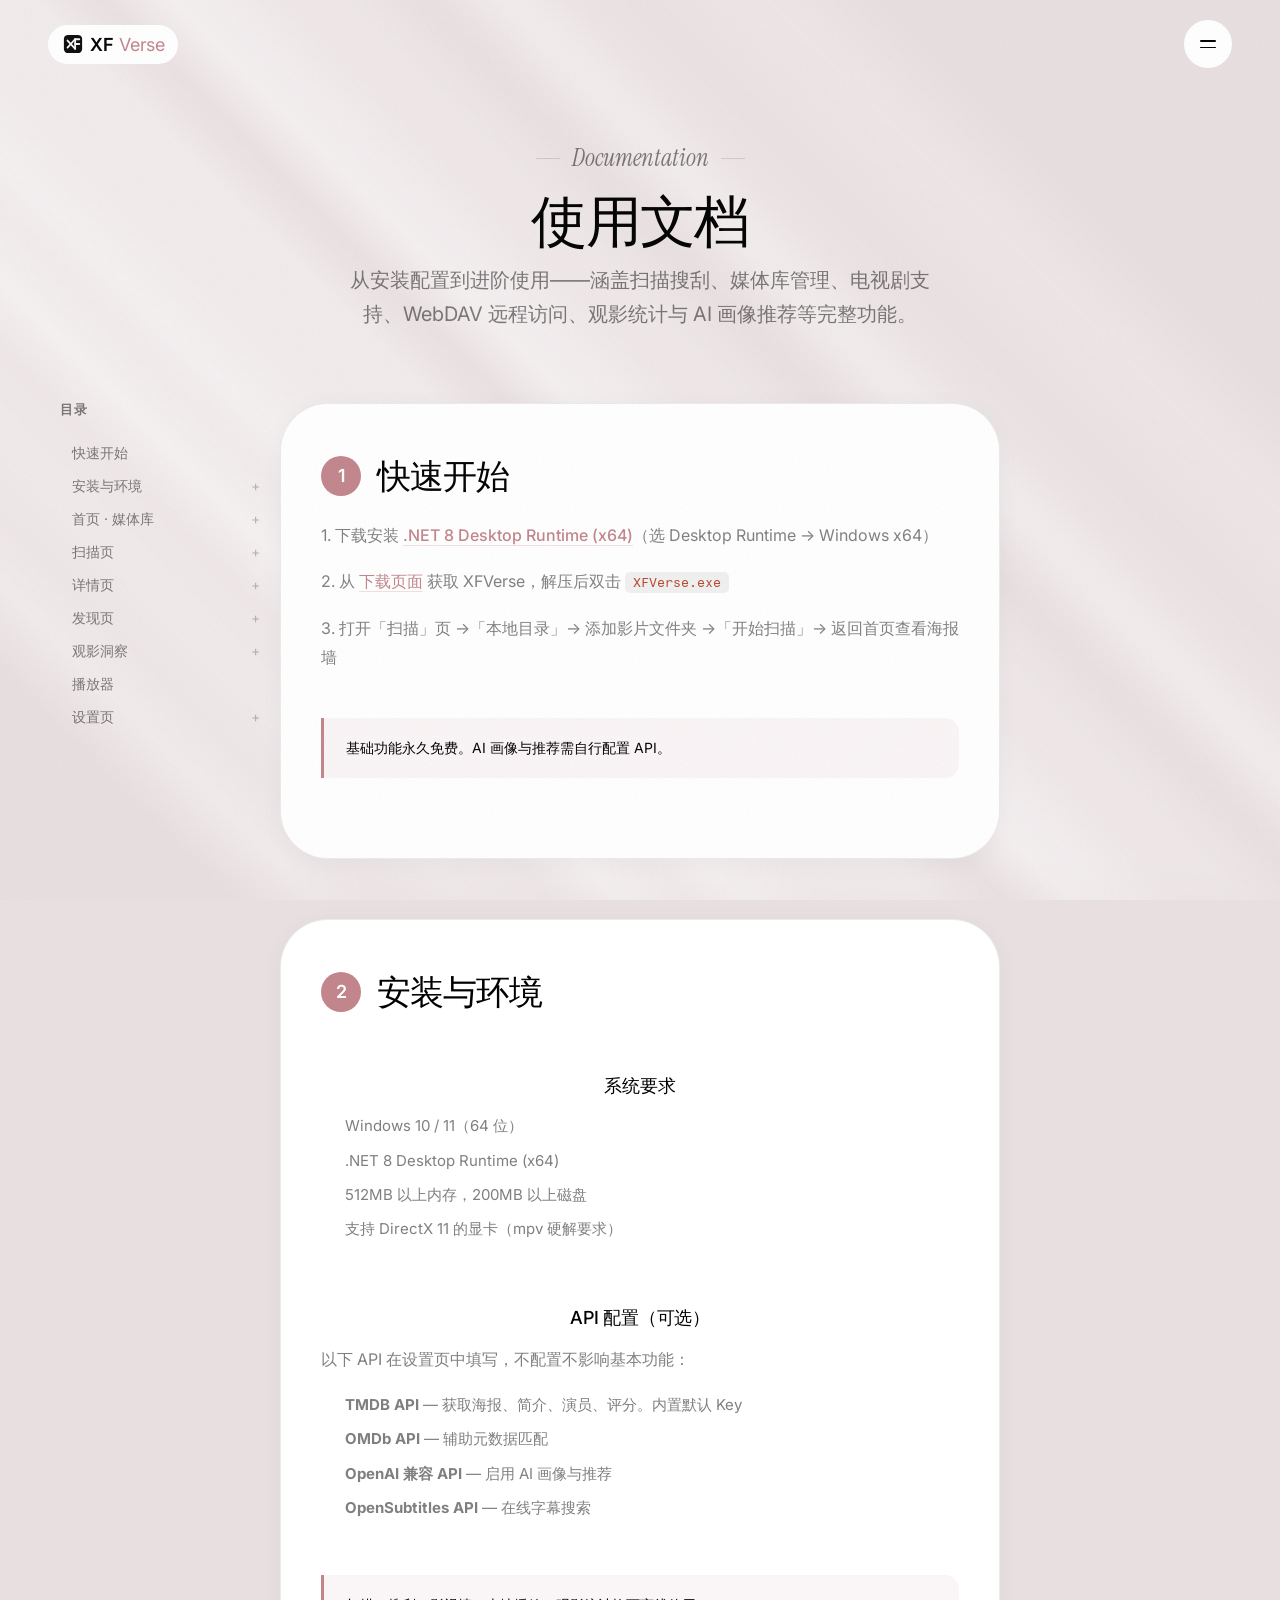
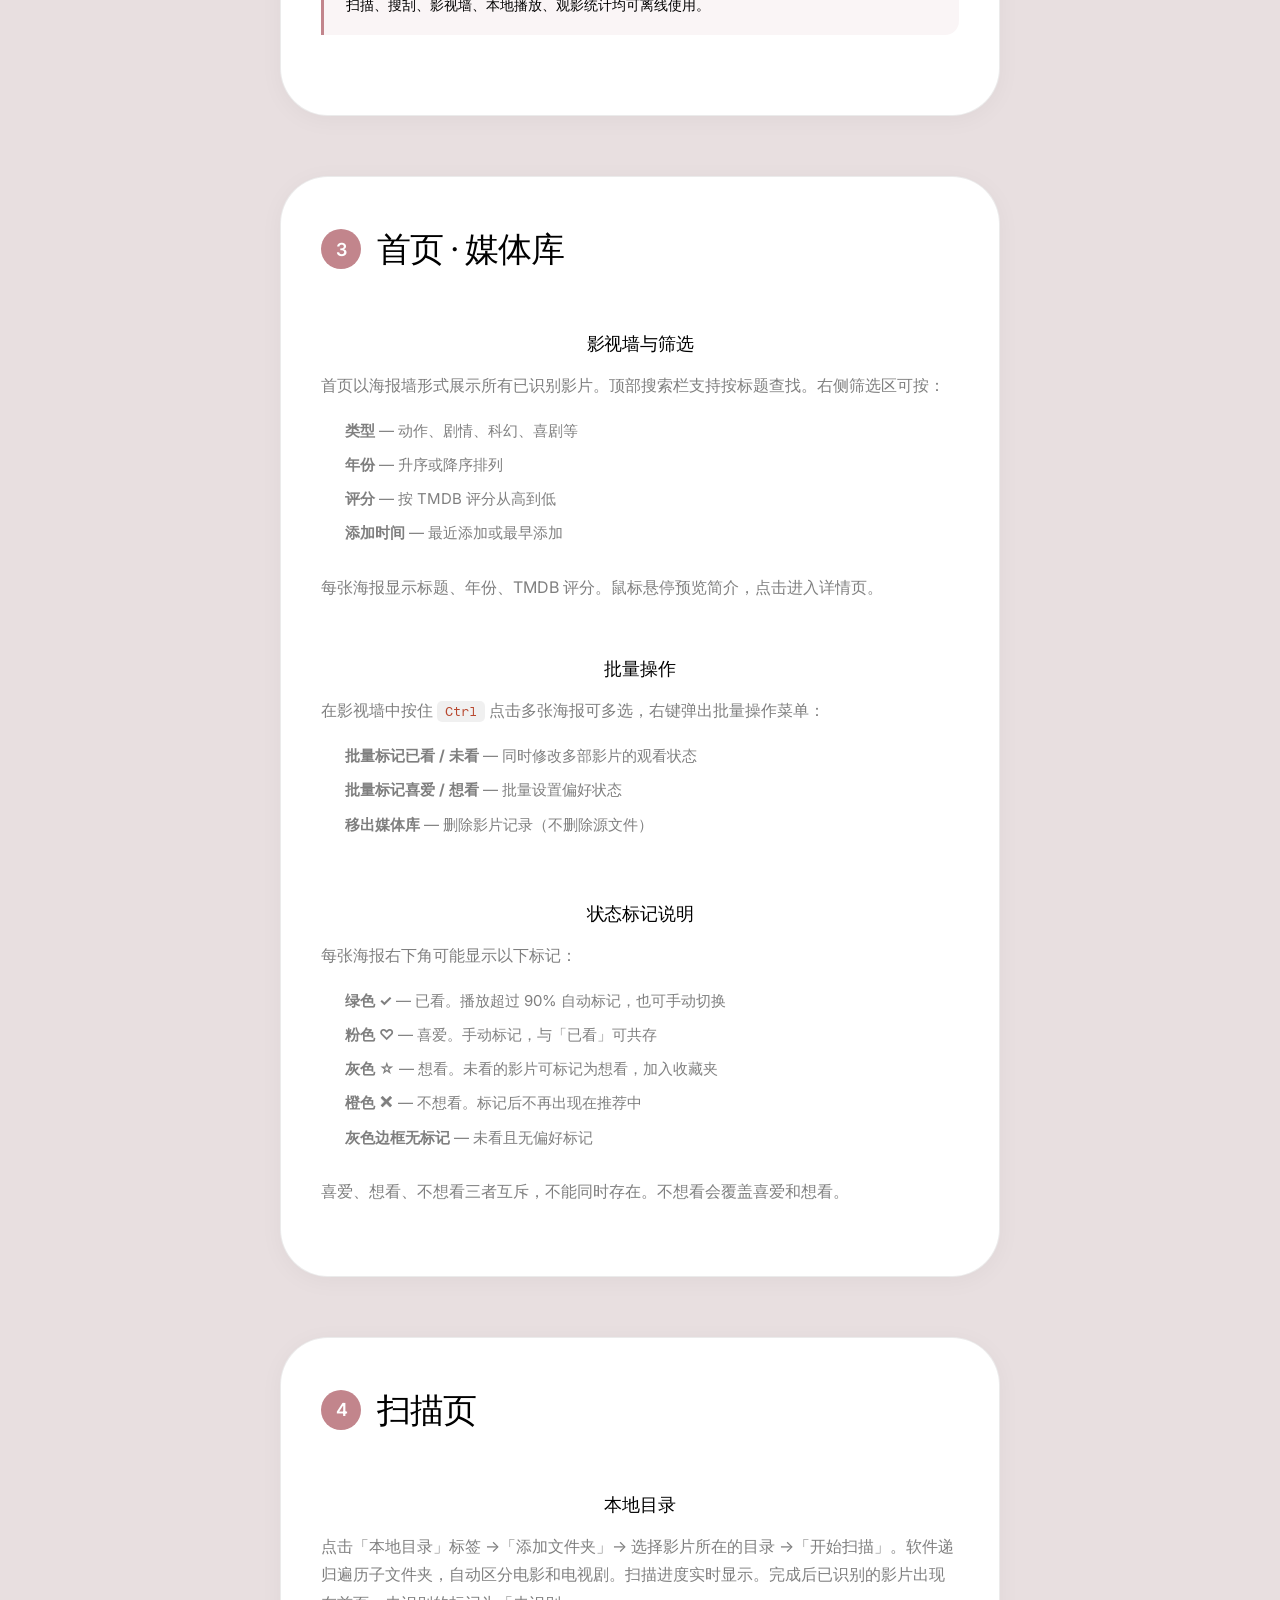
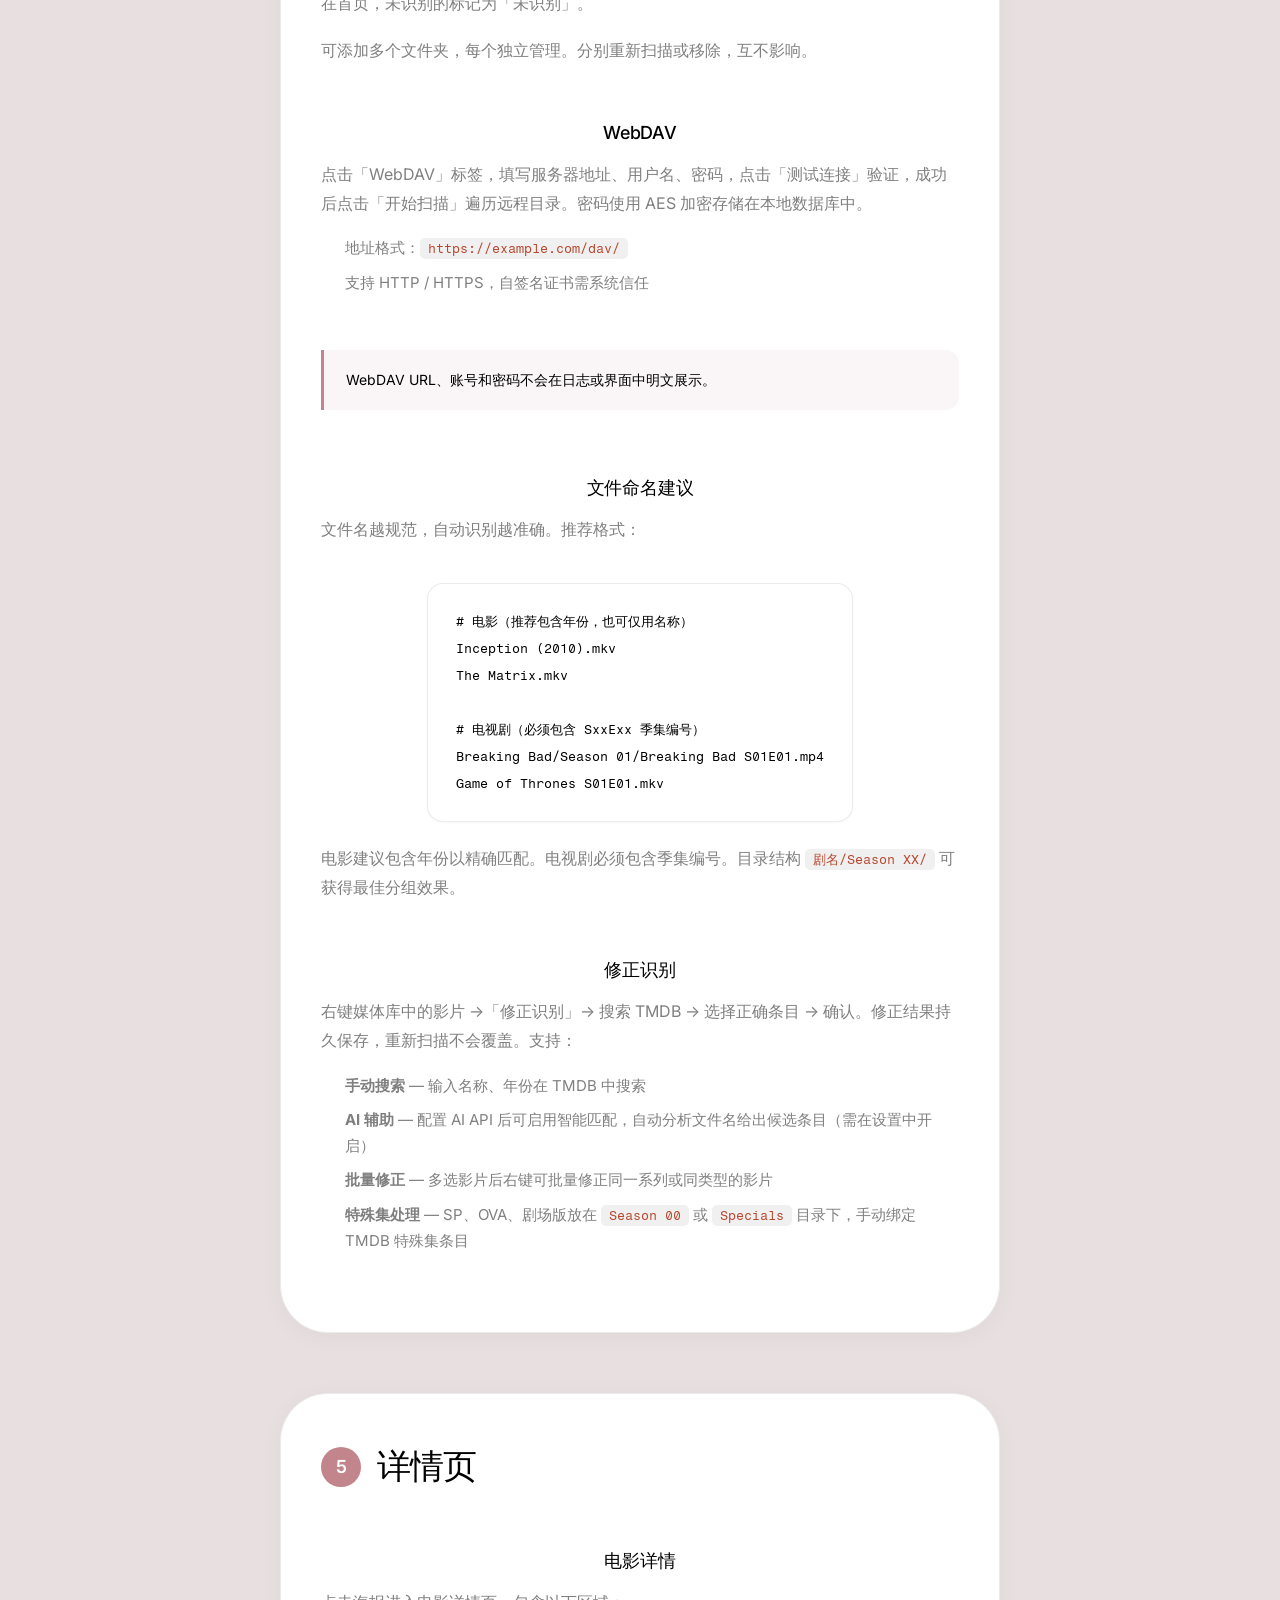
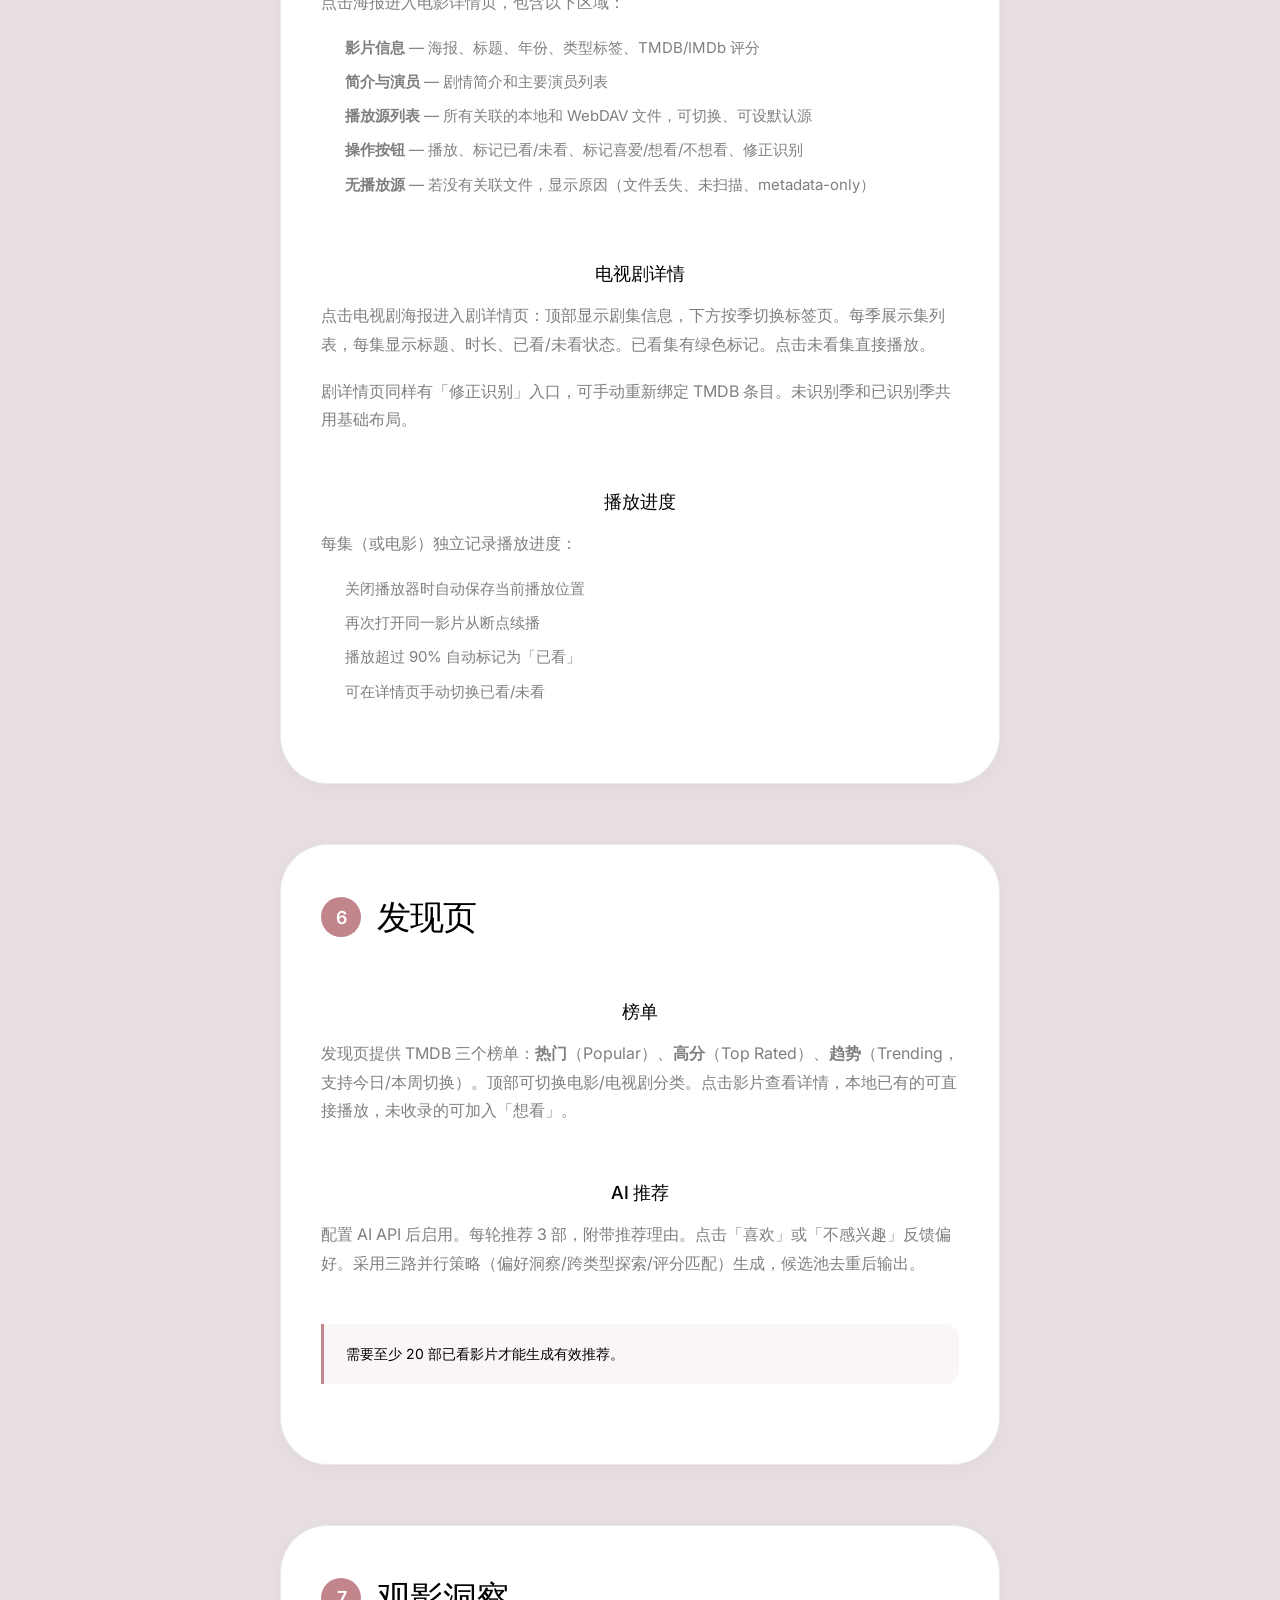
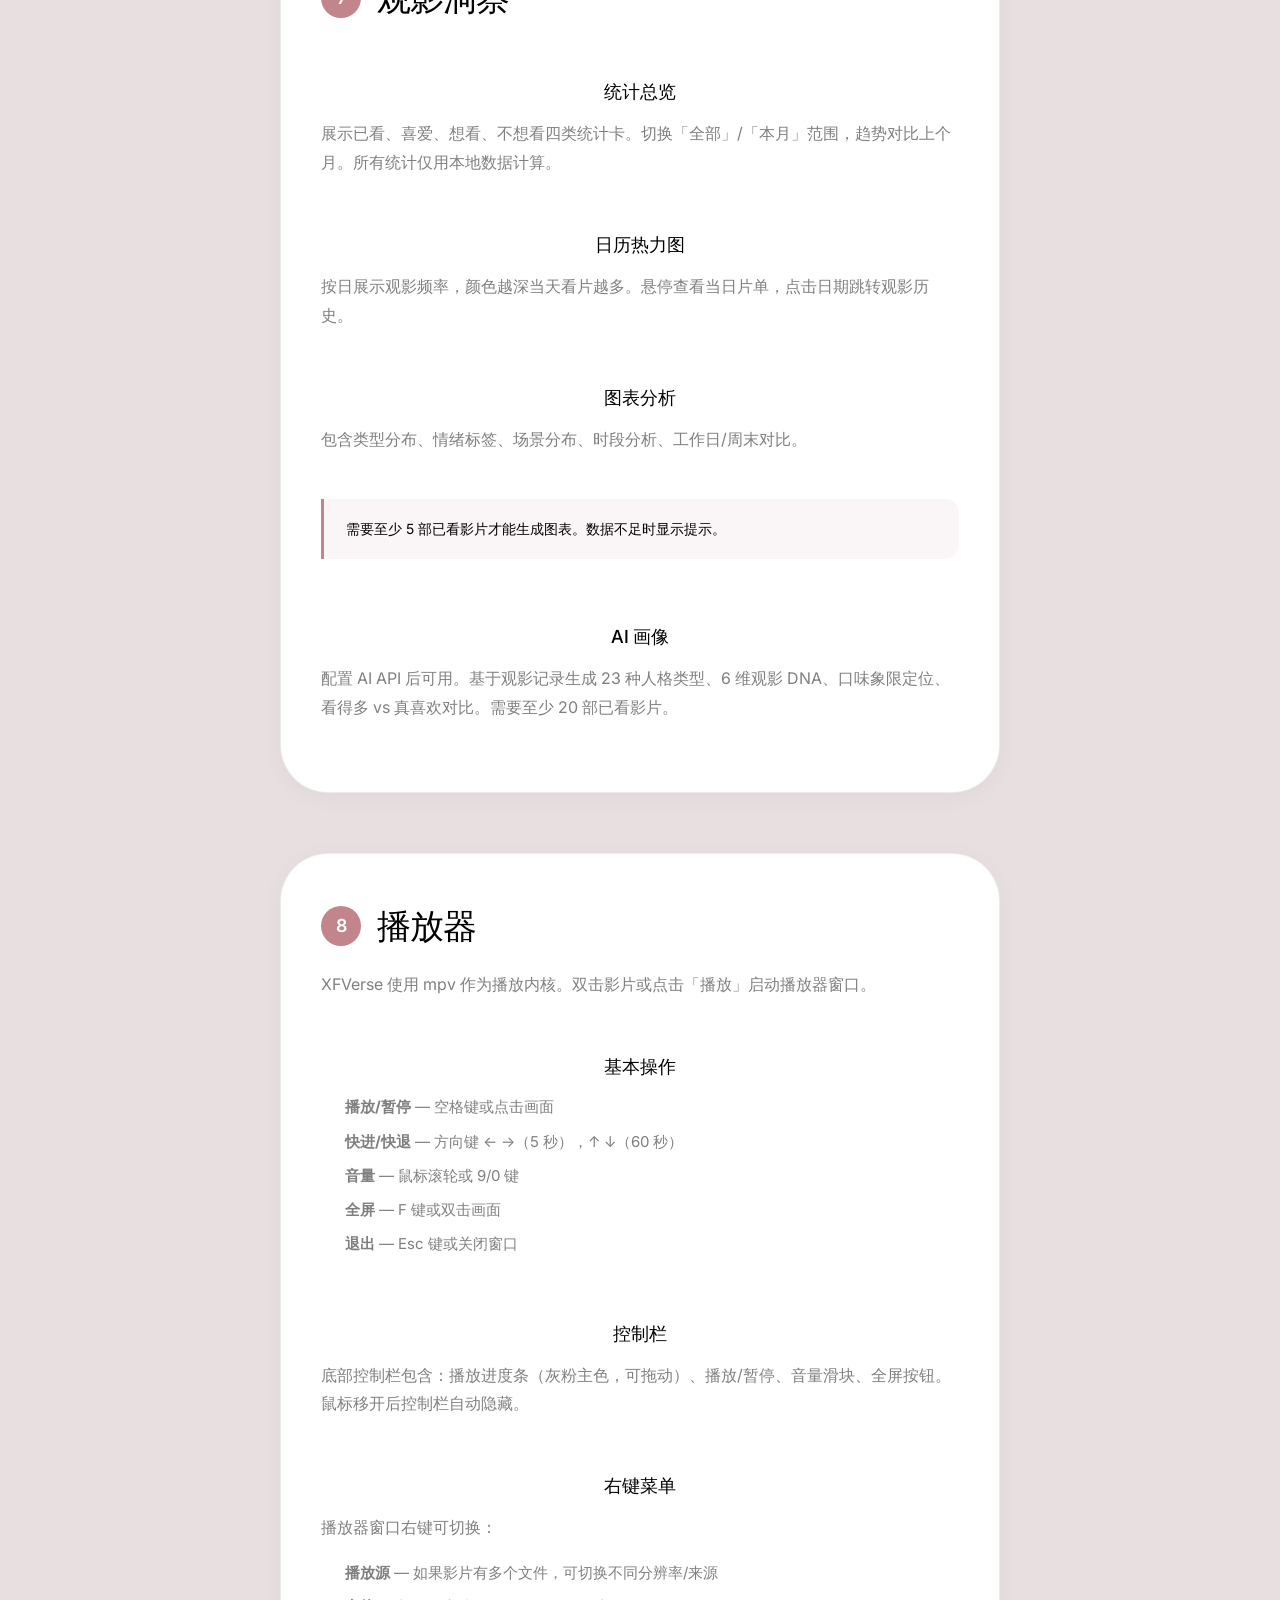
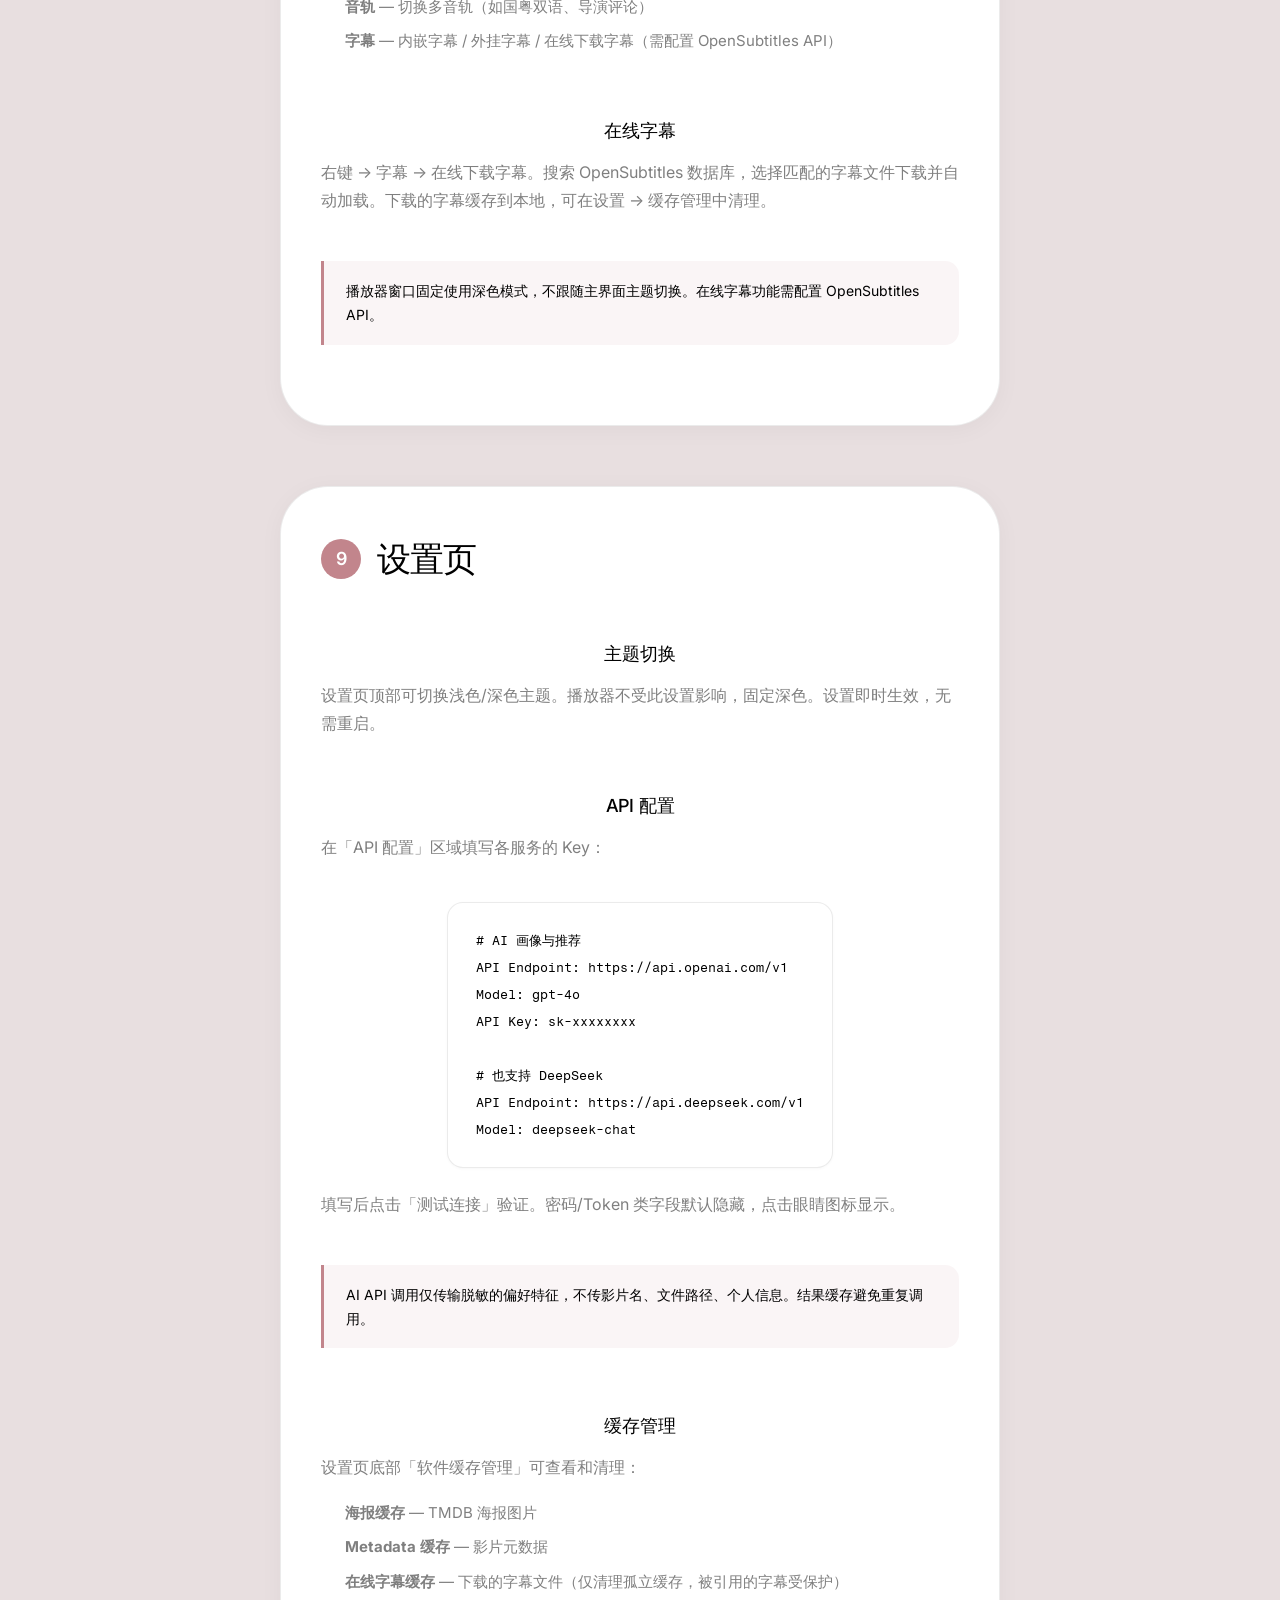
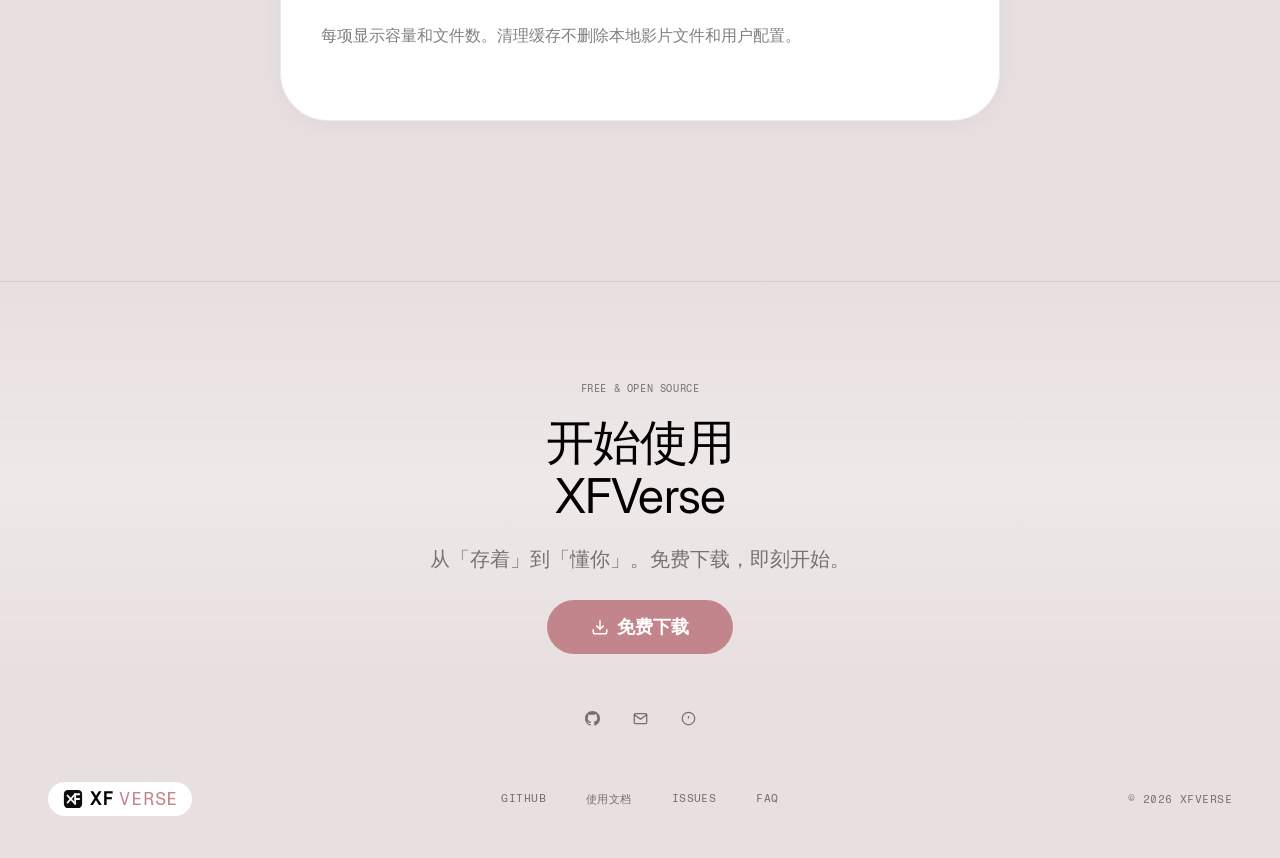
<file: docs.html>
<!doctype html>
<html lang="zh-CN">
<head>
<meta charset="utf-8">
<meta name="viewport" content="width=device-width,initial-scale=1">
<title>XFVerse — 使用文档</title>
<meta name="description" content="XFVerse 使用文档 — 安装配置、扫描搜刮、AI 推荐、WebDAV、观影统计等功能的详细说明。">
<meta property="og:title" content="XFVerse — 使用文档">
<meta name="twitter:title" content="XFVerse — 使用文档">
<link rel="icon" href="assets/logo.svg">
<link rel="preconnect" href="https://fonts.googleapis.com">
<link rel="preconnect" href="https://fonts.gstatic.com" crossorigin>
<link href="https://fonts.googleapis.com/css2?family=Fragment+Mono&family=Instrument+Serif:ital@0;1&family=Inter:opsz,wght@14..32,300;14..32,400;14..32,500;14..32,600;14..32,700&display=swap" rel="stylesheet">
<style>

/* Inter Display alias — Hanzo uses "Inter Display" as separate family */
@font-face{font-family:"Inter Display";src:local("Inter");font-weight:300 700;font-style:normal;font-display:swap}
@font-face{font-family:"Inter Display";src:local("Inter");font-weight:300 700;font-style:italic;font-display:swap}

/* ============ RESET & ROOT ============ */
*,*::before,*::after{box-sizing:border-box;margin:0;padding:0}
:root{
  --bg:#e8dfe0;
  --surface:#fff;
  --surface-hover:#f5f5f5;
  --text:#000;
  --text-secondary:rgba(0,0,0,.5);
  --text-tertiary:rgba(0,0,0,.25);
  --accent:#c2858c;
  --accent-glow:rgba(194,133,140,.18);
  --accent-subtle:rgba(194,133,140,.08);
  --border:rgba(0,0,0,.08);
  --border-strong:rgba(0,0,0,.12);
  --radius-sm:16px;
  --radius-md:24px;
  --radius-lg:48px;
  --radius-xl:143px;
  --radius-pill:154px;
  --radius-wordmark:22px;
  --ease: cubic-bezier(.16,1,.3,1);
}
html{scroll-behavior:smooth;font-optical-sizing:auto}
body{
  background:var(--bg);color:var(--text);
  font-family:"Inter","PingFang SC","Microsoft YaHei",sans-serif;
  font-size:18px;font-weight:400;line-height:1.5;
  -webkit-font-smoothing:antialiased;-moz-osx-font-smoothing:grayscale;
  text-rendering:optimizeLegibility;
  position:relative;overflow-x:hidden;
}

/* ---- Background lights (Hanzo: white gradient blocks + mask) ---- */
.bg-light{position:fixed;inset:0;z-index:0;pointer-events:none;overflow:hidden}
.bg-light span{position:absolute;display:block;height:1269px;top:-209px;background:linear-gradient(#fff 0% 84%,transparent 100%);opacity:.4;transform:skewX(45deg)}
.bg-light span:nth-child(1){width:591px;left:calc(33.6% - 295px);mask:linear-gradient(90deg,transparent 0%,#000 20%,#000 55%,rgba(0,0,0,.13) 67%,#000 78%,transparent 97%)}
.bg-light span:nth-child(2){width:582px;left:calc(-1.5% - 291px);mask:linear-gradient(90deg,transparent 11%,#000 26%,rgba(0,0,0,.55) 42%,rgba(0,0,0,.13) 67%,#000 78%,transparent 97%)}
.bg-light span:nth-child(3){width:520px;left:calc(60% - 260px);mask:linear-gradient(90deg,transparent 0%,#000 25%,#000 50%,rgba(0,0,0,.2) 65%,#000 80%,transparent 95%);opacity:.3}
.bg-light span:nth-child(4){width:480px;left:calc(85% - 240px);mask:linear-gradient(90deg,transparent 5%,#000 22%,rgba(0,0,0,.4) 45%,#000 72%,transparent 98%);opacity:.25}
.bg-light span:nth-child(5){width:440px;left:calc(10% - 220px);mask:linear-gradient(90deg,transparent 0%,#000 18%,#000 55%,rgba(0,0,0,.15) 70%,#000 82%,transparent 100%);opacity:.25}

/* ---- Noise texture (SVG filter, adjusted to match Hanzo PNG) ---- */
body::after{
  content:"";position:fixed;inset:0;z-index:9999;pointer-events:none;opacity:.06;
  background-image:url("data:image/svg+xml,%3Csvg width='256' height='256' xmlns='http://www.w3.org/2000/svg'%3E%3Cfilter id='n'%3E%3CfeTurbulence type='fractalNoise' baseFrequency='.65' numOctaves='3' stitchTiles='stitch'/%3E%3C/filter%3E%3Crect width='256' height='256' filter='url(%23n)'/%3E%3C/svg%3E");
  background-repeat:repeat;background-size:256px;
}
a{color:inherit;text-decoration:none}ul{list-style:none}img{display:block;max-width:100%}

/* ============ TYPOGRAPHY (Hanzo scale: 108,80,72,56,48,44,32,28,24,20,18,16,13,12) ============ */
h1{font:400 clamp(48px,7vw,108px)/1.05 "Inter Display","Inter","PingFang SC",sans-serif;letter-spacing:-.03em;font-feature-settings:'salt' on}
h2{font:400 clamp(28px,4vw,48px)/1.12 "Inter Display","Inter","PingFang SC",sans-serif;letter-spacing:-.02em;font-feature-settings:'salt' on}
h3{font:400 24px/1.3 "Inter Display","Inter","PingFang SC",sans-serif;letter-spacing:-.01em;font-feature-settings:'salt' on}
.desc{font-size:clamp(16px,2vw,20px);color:var(--text-secondary);line-height:1.7}
.mono{font:400 11px "Fragment Mono",monospace;text-transform:uppercase;letter-spacing:.08em}
.big-num{font:300 clamp(44px,5vw,72px)/1 "Inter Display","Inter","PingFang SC",sans-serif}

/* ============ NAV (Hanzo: floating, no title bar, wordmark pill) ============ */
nav{position:fixed;top:20px;left:0;right:0;z-index:100;display:flex;align-items:center;justify-content:space-between;padding:0 48px}
.logo{font-size:18px;font-weight:600;letter-spacing:-.02em;color:var(--text);background:var(--surface);border-radius:var(--radius-wordmark);padding:6px 14px;transition:background .2s;display:inline-flex;align-items:center;gap:6px}
.logo:hover{background:var(--surface-hover)}
.logo span{font-weight:400;color:var(--accent)}

/* Menu button (Hanzo: white pill, 2-line icon) */
.menu-btn{width:48px;height:48px;border-radius:48px;background:#fff;border:none;cursor:pointer;display:flex;flex-direction:column;align-items:center;justify-content:center;gap:5px;position:relative;z-index:220;box-shadow:none;transition:background .25s var(--ease),transform .25s var(--ease)}
.menu-btn:hover{background:#f5f5f5}
.menu-btn span{display:block;width:16px;height:1.5px;background:#000;border-radius:10px;transform-origin:center;transition:transform .35s var(--ease),opacity .25s var(--ease)}
.menu-btn.open span:nth-child(1){transform:translateY(3.25px) rotate(45deg)}
.menu-btn.open span:nth-child(2){transform:translateY(-3.25px) rotate(-45deg)}

/* Menu overlay (transparent catch layer) */
.menu-overlay{position:fixed;inset:0;z-index:180;background:transparent;opacity:0;pointer-events:none;transition:opacity .25s var(--ease)}
.menu-overlay.open{opacity:1;pointer-events:auto}

/* Menu panel (compact top-right popover) */
/* Menu panel — Hanzo exact: asymmetric radius, dialog role */
.menu-panel{position:fixed;top:76px;right:48px;z-index:181;display:flex;flex-direction:column;align-items:stretch;gap:0;background:#fff;border-radius:24px 8px 24px 24px;padding:12px 8px 10px;min-width:200px;box-shadow:0 0 0 .5px rgba(0,0,0,.06),0 2px 8px rgba(0,0,0,.04),0 16px 48px rgba(0,0,0,.12);opacity:0;pointer-events:none;transform-origin:100% 0%;transform:translateY(-4px) scale(.96);transition:opacity .2s var(--ease),transform .24s var(--ease)}
.menu-overlay.open .menu-panel{opacity:1;pointer-events:auto;transform:translateY(0) scale(1)}
.menu-panel a{font:400 15px/1.4 "Inter Display","Inter","PingFang SC",sans-serif;letter-spacing:-.01em;color:#000;text-decoration:none;padding:8px 16px;border-radius:8px;transition:background .15s}
.menu-panel a:hover{background:rgba(0,0,0,.04)}
.menu-panel .menu-cta{font-weight:600;color:var(--accent)}
.menu-panel .menu-cta:hover{background:rgba(0,0,0,.04);color:var(--accent)}
/* Social icon row */
.menu-social{display:flex;gap:8px;padding:10px 12px 2px;margin-top:4px;border-top:1px solid rgba(0,0,0,.06)}
.menu-social a{display:flex;align-items:center;justify-content:center;width:34px;height:34px;border-radius:154px;border:1px solid rgba(0,0,0,.15);color:rgba(0,0,0,.4);padding:0;transition:border-color .2s,color .2s}
.menu-social a:hover{color:#000;border-color:rgba(0,0,0,.3);background:transparent}
.menu-social svg{width:15px;height:15px}

/* ============ SECTIONS ============ */
section{width:100%;display:flex;flex-direction:column;align-items:center;padding:120px 48px;position:relative;overflow:hidden}
.sec-wrap{width:100%;max-width:960px;display:flex;flex-direction:column;align-items:center}
.sec-wrap-wide{width:100%;max-width:1440px;display:flex;flex-direction:column;align-items:center}

.sec-head{display:flex;flex-direction:column;align-items:center;gap:16px;width:100%;margin-bottom:80px;text-align:center}
.sec-head .desc{max-width:560px}

.sec-tag{display:flex;align-items:center;gap:12px}
.sec-tag::before,.sec-tag::after{content:"";width:24px;height:1px;background:var(--border-strong)}
.sec-tag em{font-family:"Instrument Serif",serif;font-size:24px;font-style:italic;color:var(--text-secondary);font-weight:400}

/* ============ HERO (Hanzo pattern: slideshow + heading + ticker + desc + CTA) ============ */
.hero{min-height:100vh;justify-content:center;text-align:center;padding:160px 48px 100px}
.hero-content{position:relative;z-index:1;display:flex;flex-direction:column;align-items:center;gap:24px;max-width:960px}

/* Hero inline slideshow (Hanzo: small card inside heading, vertical scroll) */
.hero-heading{display:flex;flex-wrap:wrap;justify-content:center;align-items:center;gap:14px;max-width:1000px;text-align:center;font:400 clamp(48px,7vw,108px)/1.05 "Inter Display","Inter","PingFang SC",sans-serif;letter-spacing:-.03em;font-feature-settings:'salt' on}
.hero-heading span{display:inline-block;white-space:nowrap}
.hero-inline-slideshow{width:144px;height:108px;aspect-ratio:4/3;border:2px solid #000;border-radius:36px;background:#000;overflow:hidden;flex:0 0 auto;transform:rotate(-2.3deg);box-shadow:.565px .565px .799px -.708px rgba(0,0,0,.5),1.445px 1.445px 2.044px -1.417px rgba(0,0,0,.48),2.897px 2.897px 4.098px -2.125px rgba(0,0,0,.45),5.492px 5.492px 7.768px -2.833px rgba(0,0,0,.4),10.917px 10.917px 15.44px -3.542px rgba(0,0,0,.32),24px 24px 33.94px -4.25px rgba(0,0,0,.12)}
.hero-inline-track{display:flex;flex-direction:column;width:100%;height:100%;animation:hero-slide-y 9s infinite cubic-bezier(.16,1,.3,1)}
.hero-inline-track img{width:100%;height:100%;flex:0 0 100%;object-fit:cover;display:block}
@keyframes hero-slide-y{0%,28%{transform:translateY(0)}33%,61%{transform:translateY(-100%)}66%,94%{transform:translateY(-200%)}100%{transform:translateY(0)}}

.badge-red{display:inline-flex;align-items:center;gap:8px;padding:6px 18px;border-radius:100px;background:var(--accent);color:#fff;font:400 11px "Fragment Mono",monospace;letter-spacing:.04em;text-transform:uppercase}
.badge-red .dot{width:6px;height:6px;background:#8cd68f;border-radius:50%;flex-shrink:0}
.badge-outline{display:inline-flex;align-items:center;gap:8px;padding:6px 18px;border-radius:100px;border:1px solid var(--border-strong);font:400 11px "Fragment Mono",monospace;color:var(--text-secondary);letter-spacing:.04em;text-transform:uppercase}
.badge-outline .dot{width:6px;height:6px;background:#8cd68f;border-radius:50%;flex-shrink:0}

.hero .desc{text-align:center;max-width:600px}
.hero-ctas{display:flex;flex-direction:column;align-items:center;gap:16px;margin-top:8px}

/* ============ BUTTONS ============ */
.btn{display:inline-flex;align-items:center;gap:8px;padding:14px 36px;border-radius:var(--radius-pill);font:600 16px/1 "Inter",sans-serif;cursor:pointer;border:none;text-decoration:none;transition:all .35s var(--ease);white-space:nowrap;position:relative}
.btn svg{flex-shrink:0}
.btn-primary{background:var(--accent);color:#fff;overflow:hidden}
.btn-primary::after{content:"";position:absolute;inset:0;background:linear-gradient(135deg,transparent 40%,rgba(255,255,255,.12) 50%,transparent 60%);transform:translateX(-100%);transition:transform .5s}
.btn-primary:hover::after{transform:translateX(100%)}
.btn-primary:hover{transform:translateY(-2px);box-shadow:0 12px 32px var(--accent-glow)}
.btn-dark{background:var(--text);color:#fff}
.btn-dark:hover{background:var(--accent);transform:translateY(-2px);box-shadow:0 12px 32px var(--accent-glow)}
.btn-outline{background:transparent;color:var(--text);border:1px solid var(--border-strong)}
.btn-outline:hover{background:rgba(0,0,0,.03);border-color:rgba(0,0,0,.25);transform:translateY(-1px)}
.btn-lg{padding:18px 44px;font-size:18px}
.btn-xl{padding:22px 52px;font-size:20px}
.btn-group{display:flex;gap:16px;justify-content:center;flex-wrap:wrap}

/* ============ GRIDS ============ */
.grid-2{display:flex;gap:24px;width:100%}
.grid-3{display:flex;gap:10px;width:100%}
.grid-2+.grid-2,.grid-3+.grid-3{margin-top:10px}

/* ============ INTRO: IMAGE CAROUSEL + TAG + PILLS (Hanzo order) ============ */
#features{padding:0 48px 120px}
#features .sec-wrap-wide{max-width:1440px;width:100%}

/* Carousel stage */
.intro-carousel{width:100%;max-width:1440px;height:118vh;min-height:820px;max-height:1120px;position:relative;overflow:hidden;border-radius:24px;background:#2b2b2b;margin:0 auto 88px;box-shadow:0 0 0 8px rgba(255,255,255,.25),0 24px 80px rgba(0,0,0,.08)}

/* Mask overlays */
.intro-mask{position:absolute;left:0;right:0;z-index:2;pointer-events:none}
.intro-mask-top{top:0;height:42%;background:linear-gradient(180deg,#2b2b2b 0%,rgba(43,43,43,.92) 18%,rgba(43,43,43,.55) 48%,rgba(43,43,43,0) 100%)}
.intro-mask-bottom{bottom:0;height:28%;background:linear-gradient(0deg,#2b2b2b 0%,rgba(43,43,43,.7) 30%,rgba(43,43,43,0) 100%)}

/* Tickers stage */
.intro-tickers{position:absolute;z-index:1;left:0;right:0;top:-260px;height:calc(100% + 520px);display:grid;grid-template-columns:repeat(2,minmax(0,1fr));gap:48px;padding:0 48px;overflow:hidden}
.intro-tickers>section{min-width:0;height:100%;overflow:hidden;position:relative;display:flex;justify-content:center}

/* Image column UL */
.intro-carousel ul{width:100%;max-width:560px;margin:0 auto;padding:0;list-style:none;display:flex;flex-direction:column;gap:24px;animation:intro-scroll-up 46s linear infinite;will-change:transform}
.intro-tickers section:nth-child(2) ul{animation-duration:50s;animation-delay:-18s}
.intro-carousel li{width:100%;flex:0 0 auto}
.intro-carousel .carousel-img{width:100%;aspect-ratio:4/3;border-radius:16px;overflow:hidden;position:relative;background:rgba(255,255,255,.04)}
.intro-carousel .carousel-img div{position:absolute;inset:0;border-radius:inherit}
.intro-carousel .carousel-img img{width:100%;height:100%;display:block;object-fit:cover;object-position:center;border-radius:inherit}
@keyframes intro-scroll-up{0%{transform:translateY(0)}100%{transform:translateY(calc(-50% - 12px))}}

/* Center glass button */
.intro-center-btn{position:absolute;z-index:3;top:50%;left:50%;width:128px;height:128px;transform:translate(-50%,-50%);border-radius:213px;border:1px solid rgba(255,255,255,.9);background:rgba(255,255,255,.72);backdrop-filter:blur(3px);-webkit-backdrop-filter:blur(3px);display:flex;align-items:center;justify-content:center;color:#000;text-decoration:none;box-shadow:0 0 0 1px rgba(255,255,255,.35) inset,0 12px 32px rgba(0,0,0,.12);transition:transform .35s cubic-bezier(.16,1,.3,1),background .35s,box-shadow .35s}
.intro-center-btn svg{width:32px;height:32px;flex-shrink:0}
.intro-center-btn span{position:absolute;left:50%;bottom:-42px;transform:translateX(-50%) translateY(8px);white-space:nowrap;opacity:0;padding:8px 12px;border-radius:999px;background:#000;color:#fff;font:400 11px/1 "Fragment Mono",monospace;text-transform:uppercase;letter-spacing:.04em;pointer-events:none;transition:opacity .25s,transform .25s}
.intro-center-btn:hover{background:rgba(255,255,255,.94);transform:translate(-50%,-50%) scale(1.04);box-shadow:0 0 0 1px rgba(255,255,255,.55) inset,0 18px 48px rgba(0,0,0,.18)}
.intro-center-btn:hover span{opacity:1;transform:translateX(-50%) translateY(0)}

.pill-link-btn{display:inline-flex;align-items:center;gap:10px;padding:14px 32px;border-radius:213px;border:1px solid #fff;background:rgba(255,255,255,.75);backdrop-filter:blur(2px);-webkit-backdrop-filter:blur(2px);font:600 16px "Inter",sans-serif;color:var(--text);text-decoration:none;margin-top:48px;transition:all .3s var(--ease);box-shadow:0 2px 12px rgba(0,0,0,.04)}
.pill-link-btn:hover{background:rgba(255,255,255,.95);transform:translateY(-2px);box-shadow:0 8px 24px rgba(0,0,0,.08)}
.pill-link-btn svg{flex-shrink:0;color:var(--text-secondary)}

.service-pills{display:grid;grid-template-columns:repeat(3,auto);gap:10px;justify-content:center}
.service-pill{display:flex;align-items:center;gap:12px;padding:10px 20px;background:var(--surface);border:1px solid #fff;border-radius:var(--radius-xl);box-shadow:rgba(255,255,255,.25) 0 0 0 8px,rgba(0,0,0,.1) 12px 16px 16px 0;transition:transform .3s var(--ease),box-shadow .3s var(--ease)}
.service-pill:hover{transform:translateY(-3px)!important;box-shadow:rgba(255,255,255,.25) 0 0 0 8px,rgba(0,0,0,.15) 16px 20px 24px 0}
.service-pill .pill-icon{width:28px;height:28px;border-radius:26px;display:flex;align-items:center;justify-content:center;flex-shrink:0}
.service-pill .pill-label{font:400 15px "Inter",sans-serif;color:var(--text)}

/* ============ PROCESS (Hanzo: grid-based offset rotated cards) ============ */
.process-cards{position:relative;width:100%;max-width:1180px;margin:0 auto;display:grid;grid-template-columns:repeat(3,minmax(0,1fr));gap:32px;align-items:center;padding:40px 0 56px;overflow:visible}

/* Card item wrappers */
.process-card-item{position:relative;width:100%;min-width:0;height:280px;will-change:transform;transform-origin:center center;z-index:1}
.process-card-item-1{transform:translateY(-18px) rotate(-5deg);z-index:2}
.process-card-item-2{transform:translateY(34px) rotate(4deg);z-index:3}
.process-card-item-3{transform:translateY(-10px) rotate(-3deg);z-index:1}

/* Card body */
.process-card{width:100%;height:100%;background:var(--surface);border-radius:16px;padding:32px;display:flex;flex-direction:column;justify-content:space-between;align-items:flex-start;gap:24px;box-shadow:rgba(255,255,255,.25) 0 0 0 8px,rgba(0,0,0,.1) 12px 16px 16px 0;transition:transform .4s var(--ease),box-shadow .4s var(--ease)}
.process-card-item:hover .process-card{transform:translateY(-6px);box-shadow:rgba(255,255,255,.25) 0 0 0 8px,rgba(0,0,0,.15) 16px 24px 32px 0}

/* Number */
.process-card .p-num{font:300 72px/1.25 "Inter Display","Inter","PingFang SC",sans-serif;letter-spacing:-.06em;color:var(--text)}

/* Copy block */
.process-copy{display:flex;flex-direction:column;gap:4px;width:100%}
.process-card h3{font:400 20px/1.6 "Inter Display","Inter","PingFang SC",sans-serif;letter-spacing:-.02em;color:var(--text)}
.process-card p{font:400 16px/1.7 "Inter Display","Inter","PingFang SC",sans-serif;color:var(--text-secondary);max-width:300px}

/* Decorative line elements (behind cards) */
.process-deco{position:absolute;z-index:0;pointer-events:none;border-radius:999px;border:1.5px solid var(--accent);opacity:.35}
.process-deco-1{width:110px;height:160px;border-left-color:transparent;border-bottom-color:transparent;left:61%;bottom:56px;transform:rotate(-55deg)}
.process-deco-2{width:86px;height:128px;border-right-color:transparent;border-top-color:transparent;left:33%;top:18px;transform:translateX(-50%) rotate(-18deg)}

/* ============ TESTIMONIALS (Hanzo: curve image + large quote mark + text) ============ */
.testimonials{display:flex;gap:48px;width:100%}
.testimonial{flex:1 0 0;min-width:0;display:flex;flex-direction:column;gap:24px}
.testimonial:first-child{padding-top:0}
.testimonial:last-child{padding-top:60px}
.testimonials>:first-child{border-right:1px solid rgba(0,0,0,.12);padding-right:48px}
.testimonials>:last-child{padding-left:0}
.testimonial-top{display:flex;align-items:center;gap:16px}
.testimonial-curve{width:48px;height:48px;flex-shrink:0;border-radius:50%;overflow:hidden;position:relative}
.testimonial-curve img{position:absolute;inset:0;width:100%;height:100%;object-fit:cover}
.testimonial-meta{display:flex;flex-direction:column;gap:2px}
.testimonial-meta .t-name{font:600 14px/1.3 "Inter",sans-serif;color:var(--text)}
.testimonial-meta .t-role{font:400 13px/1.4 "Inter",sans-serif;color:var(--text-secondary)}
.testimonial-quote{font:700 44px/.8 "Inter Display","Inter",sans-serif;color:var(--text);opacity:.25;letter-spacing:-.04em;text-align:right;margin-top:-28px}
.testimonial blockquote{font:400 clamp(18px,2vw,22px)/1.4 "Inter Display","Inter","PingFang SC",sans-serif;color:var(--text);letter-spacing:-.01em}

/* ============ SHOT / PROJECT CARDS (Hanzo "Our Projects" style) ============ */
.shot{flex:1 0 0;min-width:0;background:var(--surface);border:1px solid var(--border);border-radius:var(--radius-md);overflow:hidden;transition:border-color .4s var(--ease),box-shadow .4s var(--ease),transform .4s var(--ease)}
.shot:hover{border-color:var(--border-strong);box-shadow:0 24px 64px rgba(0,0,0,.08);transform:translateY(-4px)}
.shot .shot-img{aspect-ratio:16/10;background:rgba(0,0,0,.02);position:relative;overflow:hidden}
.shot .shot-img img{position:absolute;inset:0;width:100%;height:100%;object-fit:cover;transition:transform .6s var(--ease)}
.shot:hover .shot-img img{transform:scale(1.03)}
.shot .shot-cap{padding:20px 24px;border-top:1px solid var(--border);display:flex;flex-direction:column;gap:4px}
.shot .shot-cap .cap-title{font-size:16px;font-weight:500;color:var(--text)}
.shot .shot-cap .cap-tag{font:400 10px "Fragment Mono",monospace;color:var(--text-secondary);text-transform:uppercase;letter-spacing:.06em}

/* ============ ABOUT (Hanzo: 1:1 grid, image + light info, bio + vertical-line experience) ============ */
.about-wrap{max-width:1440px}
.about-content{width:100%;display:grid;grid-template-columns:minmax(0,3.5fr) minmax(0,6.5fr);gap:48px;align-items:start}
.about-left{display:flex;flex-direction:column;gap:24px;align-self:start}

/* Left: 3:2 image card */
.about-image-card{position:relative;width:100%}
.about-image-rotate{width:100%;aspect-ratio:4/3;border-radius:24px;overflow:hidden;background:rgba(0,0,0,.04);box-shadow:rgba(255,255,255,.25) 0 0 0 8px,rgba(0,0,0,.08) 12px 16px 16px 0;transform:rotate(-2.2624deg);will-change:transform}
.about-image-rotate img{position:absolute;inset:0;width:100%;height:100%;object-fit:cover;object-position:center;display:block}

/* Image info — lightweight, pulled up below image */
.about-image-info{width:100%;display:flex;flex-direction:column;align-items:stretch;gap:8px;padding:0;margin-top:12px;border-radius:0;background:transparent;backdrop-filter:none;-webkit-backdrop-filter:none;border:none;position:relative;z-index:2}
.about-person-name{width:100%;text-align:right;font:600 14px/1.4 "Inter",sans-serif;color:var(--text)}
.about-info-bottom{width:100%;display:flex;align-items:center;justify-content:space-between;gap:16px}
.about-person-role{flex:1;text-align:right;font:400 12px/1.4 "Inter",sans-serif;color:var(--text-secondary)}
.about-social{display:flex;align-items:center;gap:8px}
.about-social a{width:24px;height:24px;border-radius:50%;display:flex;align-items:center;justify-content:center;color:rgba(0,0,0,.5);background:transparent;border:none;transition:color .2s}
.about-social a:hover{color:var(--accent);background:transparent}
.about-social svg{width:16px;height:16px}

/* Right: bio + small icon + vertical-line experience */
.about-main{display:flex;flex-direction:column;justify-content:space-between;gap:40px;padding-top:0;height:100%;align-self:stretch}
.about-text-top{width:100%}
.about-bio{flex:1;max-width:460px;font:400 clamp(15px,1.5vw,18px)/1.6 "Inter","PingFang SC",sans-serif;color:var(--text);text-wrap:balance}
.about-experience{width:100%;display:flex;flex-direction:column;margin-top:0;padding-left:40px;border-left:1px solid rgba(0,0,0,.18);border-top:none}
.about-exp-item{display:grid;grid-template-columns:225px 1fr auto;align-items:baseline;gap:24px;padding:16px 0;border-bottom:1px solid rgba(0,0,0,.1)}
.about-exp-item .exp-role,.about-exp-item .exp-company,.about-exp-item .exp-date{font:400 12px/1.4 "Fragment Mono","Inter",monospace;letter-spacing:.02em}
.about-exp-item .exp-role{color:var(--text);text-align:left}
.about-exp-item .exp-company{color:var(--text-secondary);text-align:left}
.about-exp-item .exp-date{color:var(--text-tertiary);text-align:right;white-space:nowrap}

/* ============ DOWNLOAD / PRICING (Hanzo pricing card style) ============ */
.dl-wrap{max-width:550px;width:100%}
.dl-card{background:var(--surface);border:1px solid var(--border);border-radius:var(--radius-md);padding:56px 48px;display:flex;flex-direction:column;align-items:center;gap:16px;text-align:center;transition:border-color .4s var(--ease),box-shadow .4s var(--ease);position:relative}
.dl-card:hover{border-color:var(--accent);box-shadow:0 0 80px var(--accent-glow)}
.dl-card .price{font:300 80px/1 "Inter Display","Inter","PingFang SC",sans-serif;color:var(--text);letter-spacing:-.04em}
.dl-card .period{font:400 16px "Inter",sans-serif;color:var(--text-secondary);margin-top:-12px}
.dl-card .dl-badge{display:inline-flex;align-items:center;gap:6px;padding:4px 14px;border-radius:100px;background:var(--accent);color:#fff;font:400 10px "Fragment Mono",monospace;letter-spacing:.04em;text-transform:uppercase;margin-bottom:8px}
.dl-meta{margin-top:24px;padding-top:32px;border-top:1px solid var(--border);display:flex;gap:24px;width:100%;text-align:left}
.dl-meta>div{flex:1;min-width:0}
.dl-meta .lbl{font:400 10px "Fragment Mono",monospace;color:var(--text-secondary);text-transform:uppercase;letter-spacing:.06em;margin-bottom:4px}
.dl-meta .val{font-size:13px;color:var(--text);line-height:1.75}
.dl-features{display:flex;flex-direction:column;align-items:center;gap:12px;width:100%;margin-top:4px}
.dl-features li{display:flex;align-items:center;gap:8px;font-size:14px;color:var(--text-secondary);padding:4px 0;text-align:center}
.dl-features li::before{content:"";width:6px;height:6px;border-radius:50%;background:var(--accent);flex-shrink:0;opacity:.5}

/* ============ FAQ ============ */
.faq-cta-card{background:var(--surface);border-radius:var(--radius-md);padding:48px 40px;display:flex;flex-direction:column;align-items:center;gap:16px;text-align:center;border:1px solid var(--border);box-shadow:rgba(255,255,255,.25) 0 0 0 8px,rgba(0,0,0,.08) 12px 16px 16px 0}
.faq-list{display:flex;flex-direction:column;width:100%}
.faq-item{border-top:1px solid rgba(0,0,0,.25)}
.faq-q{width:100%;display:flex;align-items:center;justify-content:space-between;padding:24px 0;text-align:left;font:400 18px/1.3 "Inter",sans-serif;background:none;border:none;cursor:pointer;color:var(--text);transition:color .2s}
.faq-q:hover{color:var(--accent)}
.faq-q .plus{width:24px;height:24px;display:flex;align-items:center;justify-content:center;flex-shrink:0;opacity:.75;transition:transform .35s var(--ease)}
.faq-q .plus svg{fill:var(--accent);color:var(--accent);width:16px;height:16px}
.faq-item.open .faq-q .plus{transform:rotate(45deg)}
.faq-a{overflow:hidden;max-height:0;transition:max-height .4s var(--ease)}
.faq-item.open .faq-a{max-height:400px;padding-bottom:24px}
.faq-a p{font-size:15px;color:var(--text-secondary);line-height:1.7;max-width:640px}

/* ============ TICKER ============ */
.ticker-wrap{width:100%;max-width:1440px;overflow:hidden;margin-top:56px;position:relative}
.ticker-wrap::before,.ticker-wrap::after{content:"";position:absolute;top:0;bottom:0;width:32px;z-index:2;pointer-events:none}
.ticker-wrap::before{left:0;background:linear-gradient(90deg,var(--bg) 20%,transparent 100%)}
.ticker-wrap::after{right:0;background:linear-gradient(270deg,var(--bg) 20%,transparent 100%)}
.ticker-track{display:flex;gap:48px;width:max-content;animation:ticker 35s linear infinite}
.ticker-item{font:400 12px "Inter","PingFang SC",sans-serif;color:var(--text-tertiary);letter-spacing:.02em;white-space:nowrap;transition:color .3s}
.ticker-item:hover{color:var(--text-secondary)}
@keyframes ticker{0%{transform:translateX(0)}100%{transform:translateX(-50%)}}
.ticker-track:hover{animation-play-state:paused}

/* ---- Trusted-by ticker (Hanzo: image logo strip) ---- */
.trusted-ticker{display:flex;gap:64px;align-items:center;justify-content:center;flex-wrap:wrap;padding:20px 0}
.trusted-item{font:400 14px "Inter Display","Inter","PingFang SC",sans-serif;color:var(--text-tertiary);letter-spacing:-.01em;transition:color .3s}
.trusted-item:hover{color:var(--text-secondary)}

/* ============ FOOTER (Hanzo: CTA + social links + wordmark + copyright) ============ */
footer{border-top:1px solid var(--border);padding:100px 48px 36px;max-width:1440px;margin:0 auto;display:flex;flex-direction:column;align-items:center;gap:48px;position:relative}
footer::before{content:"";position:absolute;top:0;left:0;right:0;height:400px;background:linear-gradient(180deg,transparent 0%,rgba(255,255,255,.3) 50%,transparent 100%);pointer-events:none;z-index:0}
footer>*{position:relative;z-index:1}
.footer-cta{text-align:center;max-width:600px;display:flex;flex-direction:column;align-items:center;gap:20px}
.footer-cta h2{font-size:clamp(32px,4vw,48px)}
.footer-cta .badge-mono{font:400 10px "Fragment Mono",monospace;color:var(--text-secondary);text-transform:uppercase;letter-spacing:.06em}
.footer-bottom{display:grid;grid-template-columns:1fr auto 1fr;align-items:center;gap:20px;width:100%}
.footer-bottom>:first-child{justify-self:start}
.footer-bottom>:last-child{justify-self:end;text-align:right}
.footer-bottom,.footer-bottom a{font:400 11px "Fragment Mono",monospace;color:var(--text-secondary);text-transform:uppercase;letter-spacing:.04em}
.footer-bottom a:hover{color:var(--accent)}
.ft-links{display:flex;gap:40px}
.footer-social{display:flex;gap:16px}
.footer-social a{display:flex;align-items:center;justify-content:center;width:32px;height:32px;border-radius:50%;color:var(--text-secondary);transition:color .2s}
.footer-social a:hover{color:var(--text)}
.footer-social svg{width:15px;height:15px}

/* ============ ANIMATIONS ============ */
.fade-up{opacity:0;transform:translateY(40px);transition:opacity .9s var(--ease),transform .9s var(--ease)}
.fade-up.on{opacity:1;transform:translateY(0)}
.hero .badge-red{animation:fade-in-up .7s .1s var(--ease) both}
.hero .hero-heading{animation:fade-in-up .7s .2s var(--ease) both}
.hero .ticker-wrap{animation:fade-in-up .7s .35s var(--ease) both}
.hero .desc{animation:fade-in-up .7s .45s var(--ease) both}
.hero .hero-ctas{animation:fade-in-up .7s .55s var(--ease) both}
@keyframes fade-in-up{from{opacity:0;transform:translateY(24px)}to{opacity:1;transform:translateY(0)}}
.grid-3 .card:nth-child(1){transition-delay:0s}
.grid-3 .card:nth-child(2){transition-delay:.06s}
.grid-3 .card:nth-child(3){transition-delay:.12s}
.grid-2 .shot:nth-child(1){transition-delay:0s}.grid-2 .shot:nth-child(2){transition-delay:.08s}
.grid-2 .shot:nth-child(3){transition-delay:.16s}.grid-2 .shot:nth-child(4){transition-delay:.24s}

/* ============ RESPONSIVE ============ */
@media(max-width:1024px){
  .process-cards{max-width:960px;gap:24px}
  .process-card-item{height:250px}
  .process-card{padding:28px}
  .process-card .p-num{font-size:64px}
  .process-card p{font-size:14px}
}
@media(max-width:809px){
  .process-cards{display:flex;flex-direction:column;gap:24px;max-width:420px;padding:16px 0 0}
  .process-card-item{width:100%;height:230px;transform:none!important}
  .process-deco{display:none}
  nav{padding:0 24px;top:12px}
  .menu-btn{width:44px;height:44px}
  .menu-panel{top:62px;right:24px;min-width:180px;padding:12px 8px 10px}
  .menu-panel a{padding:8px 16px;font-size:15px}
  section{padding:80px 24px}.hero{padding:140px 24px 80px}.sec-head{margin-bottom:56px}
  .grid-2,.grid-3,.process-cards,.testimonials{flex-direction:column}
  .about-content{grid-template-columns:1fr;gap:40px;align-items:start}
  .about-left{gap:20px}
  .about-image-info{margin-top:0}
  .about-main{gap:32px}
  .about-bio{max-width:none;font-size:16px}
  .about-experience{padding-left:0;border-left:none;border-top:1px solid rgba(0,0,0,.1)}
  .about-exp-item{grid-template-columns:1fr;gap:4px}
  .about-exp-item .exp-date{text-align:left}
  .dl-meta{flex-direction:column;gap:16px}.dl-card{padding:44px 32px}
  footer{padding:56px 24px 28px;margin-top:56px}.ft-links{gap:24px}
  #features{padding:0 24px 80px}
  .intro-carousel{height:80vh;min-height:560px;max-height:760px;margin-bottom:64px}
  .intro-tickers{top:-180px;height:calc(100% + 360px);gap:24px;padding:0 24px}
  .intro-carousel ul{gap:18px}
  .intro-center-btn{width:96px;height:96px}
  .intro-center-btn svg{width:26px;height:26px}
  .intro-center-btn span{display:none}
  .exp-item{grid-template-columns:1fr;gap:4px}
  .hero-heading{gap:10px}
  .hero-inline-slideshow{width:112px;height:84px;border-radius:28px}
  .trusted-ticker{gap:32px}
}
@media(max-width:480px){
  .menu-panel{right:16px;min-width:180px;width:calc(100vw - 32px);max-width:220px}
  .intro-tickers{top:-140px;height:calc(100% + 280px);gap:16px;padding:0 16px}
  .intro-carousel .carousel-img{border-radius:12px}
  .process-card-item{height:200px}
  .process-card{padding:28px}
  .process-card .p-num{font-size:56px}
  .process-card p{font-size:14px}
  .about-bio{font-size:15px}
  .about-info-bottom{flex-direction:column;align-items:flex-end}
  .about-social{align-self:flex-start}
  .about-person-role{text-align:right}
}


.docs-page{--docs-gutter:48px;--docs-sidebar-width:224px;--docs-content-width:720px;display:grid;grid-template-columns:1fr;width:100%;max-width:none;margin:72px 0 100px;padding:0;min-height:60vh;position:relative}
.docs-sidebar{width:var(--docs-sidebar-width);flex-shrink:0;position:sticky;top:96px;align-self:flex-start;justify-self:start;grid-area:1 / 1;margin-left:var(--docs-gutter);z-index:2;display:flex;flex-direction:column;gap:1px;max-height:calc(100vh - 140px);overflow-y:auto}
.docs-sidebar-title{font:600 13px/1 "Inter","PingFang SC",sans-serif;color:var(--text-secondary);text-transform:uppercase;letter-spacing:.06em;padding:0 12px 20px;margin-bottom:0}
.docs-sidebar a{display:flex;align-items:center;gap:8px;padding:9px 12px;font:400 14px/1 "Inter","PingFang SC",sans-serif;color:var(--text-secondary);border-radius:10px;transition:all .18s;text-decoration:none;position:relative;cursor:pointer}
.docs-sidebar a::before{content:"";width:4px;height:4px;border-radius:50%;background:var(--accent);opacity:0;transition:opacity .18s;flex-shrink:0}
.docs-sidebar a:hover{color:var(--text);background:rgba(0,0,0,.03)}
.docs-sidebar a.active{color:var(--text);background:var(--surface);font-weight:500;box-shadow:0 1px 3px rgba(0,0,0,.04)}
.docs-sidebar a.active::before{opacity:1}
/* Sub-nav toggle */
.docs-sidebar .docs-nav-parent{font-weight:400;color:var(--text-secondary)}
.docs-sidebar .docs-nav-parent::after{content:"+";margin-left:auto;font-size:14px;color:var(--text-tertiary);transition:transform .2s}
.docs-sidebar .docs-nav-parent.open::after{content:"−";transform:rotate(0)}
.docs-nav-children{display:none;flex-direction:column;padding-left:20px;gap:0}
.docs-nav-children.open{display:flex}
.docs-nav-children a{font-size:13px;padding:6px 12px}
.docs-content{grid-area:1 / 1;justify-self:center;width:min(var(--docs-content-width),calc(100vw - var(--docs-gutter) * 2));min-width:0;max-width:var(--docs-content-width)}
.docs-content section{padding:52px 40px;margin-bottom:60px;border:1px solid var(--border);border-radius:var(--radius-lg);background:var(--surface);box-shadow:0 4px 24px rgba(0,0,0,.04)}
.docs-content section h2{text-align:left;width:100%}
.docs-content section:first-of-type{border-top:1px solid var(--border);padding-top:52px}
.docs-content h2{font:400 34px/1.2 "Inter Display","Inter","PingFang SC",sans-serif;margin:0 0 24px;letter-spacing:-.03em;color:var(--text)}

/* Numbered sections styling */
.docs-content{
  counter-reset: docs-section;
}
.docs-content section{
  counter-increment: docs-section;
}
.docs-content section h2{
  position: relative;
  padding-left: 56px;
}
.docs-content section h2::before{
  content: counter(docs-section);
  position: absolute;
  left: 0;
  top: 50%;
  transform: translateY(-50%);
  width: 40px;
  height: 40px;
  border-radius: 50%;
  background: var(--accent);
  color: #fff;
  display: flex;
  align-items: center;
  justify-content: center;
  font-weight: 600;
  font-size: 18px;
}
.docs-content h3{font:500 18px/1.5 "Inter","PingFang SC",sans-serif;margin:36px 0 14px;color:var(--text);letter-spacing:-.01em}
.docs-content p{font:400 16px/1.8 "Inter","PingFang SC",sans-serif;color:var(--text-secondary);margin-bottom:18px;text-align:left;width:100%}
.docs-content code{font:400 13px/1.5 "Fragment Mono",monospace;background:rgba(0,0,0,.06);padding:3px 8px;border-radius:5px;color:#b8472e}
.docs-content pre{background:var(--surface);border-radius:16px;padding:24px 28px;overflow-x:auto;margin:22px 0;border:1px solid var(--border);box-shadow:0 1px 3px rgba(0,0,0,.03)}
.docs-content pre code{background:none;padding:0;font-size:13px;line-height:1.8;color:var(--text)}
.docs-content ul,.docs-content ol{padding-left:24px;margin-bottom:18px;text-align:left;width:100%}
.docs-content li{font:400 15px/1.75 "Inter","PingFang SC",sans-serif;color:var(--text-secondary);margin-bottom:8px}
.docs-content li::marker{color:var(--accent);font-weight:600}
.docs-content .docs-note{background:var(--accent-subtle);border-left:3px solid var(--accent);padding:18px 22px;border-radius:0 14px 14px 0;margin:28px 0;font:400 14px/1.7 "Inter","PingFang SC",sans-serif;color:var(--text);text-align:left;width:100%}
.docs-content a{color:var(--accent);text-decoration:none;font-weight:500;border-bottom:1px solid rgba(194,133,140,.25);transition:border-color .15s}
.docs-content a:hover{color:var(--text);border-bottom-color:var(--text)}
@media(min-width:810px) and (max-width:1279px){.docs-page{display:flex;gap:40px;width:100%;max-width:none;margin:72px 0 100px;padding:0 var(--docs-gutter)}.docs-sidebar{grid-area:auto;justify-self:auto;margin-left:0;width:208px}.docs-content{grid-area:auto;justify-self:auto;flex:1;width:100%;max-width:720px;margin:0 auto}}
@media(max-width:809px){section:first-of-type{padding:120px 24px 0!important}.docs-page{--docs-gutter:24px;display:flex;flex-direction:column;gap:40px;width:100%;max-width:none;padding:0 var(--docs-gutter);margin:40px 0 100px}.docs-sidebar{grid-area:auto;justify-self:auto;margin-left:0;position:static;width:100%;max-height:none;overflow-y:visible;flex-direction:row;flex-wrap:wrap;gap:8px;overflow-x:auto;padding-bottom:20px;border-bottom:1px solid var(--border)}.docs-content{grid-area:auto;justify-self:auto;width:100%;max-width:none}.docs-sidebar a{white-space:nowrap;font-size:13px;padding:6px 12px;border-radius:20px;border:1px solid var(--border)}.docs-sidebar a.active{border-color:var(--accent)}.docs-sidebar-title{display:none}.docs-sidebar a::before{display:none}.docs-nav-children{display:none!important}.docs-nav-parent::after{display:none}.docs-content h2{font-size:26px}}
@media(max-width:809px){
  .docs-content section{
    padding:40px 24px;
    margin-bottom:40px;
    border-radius:var(--radius-md);
  }
  /* Adjust numbered badge sizing on small screens */
  .docs-content section h2{
    padding-left:48px;
  }
  .docs-content section h2::before{
    width:32px;
    height:32px;
    font-size:16px;
    transform: translateY(-50%);
  }
}
</style>
</head>
<body>
<div class="bg-light"><span></span><span></span><span></span><span></span><span></span></div>

<!-- ====== NAV (Hanzo: floating, wordmark pill + menu icon) ====== -->
<nav>
  <a href="index.html" class="logo"><svg width="22" height="22" viewBox="0 0 1024 1024" style="flex-shrink:0"><rect x="88" y="88" width="848" height="848" rx="196" fill="#0B0B0D"/><g fill="none" stroke="#F7F7F5" stroke-width="84" stroke-linecap="round" stroke-linejoin="round"><line x1="258" y1="350" x2="605" y2="732"/><line x1="605" y1="292" x2="258" y2="682"/><line x1="612" y1="292" x2="612" y2="732"/><line x1="612" y1="292" x2="804" y2="292"/><line x1="612" y1="512" x2="804" y2="512"/></g></svg>XF<span>Verse</span></a>
  <button class="menu-btn" id="menuBtn" aria-label="Menu"><span></span><span></span></button>
</nav>
<div class="menu-overlay" id="menuOverlay">
  <div class="menu-panel" role="dialog">
    <a href="index.html#features">功能特性</a>
    <a href="index.html#process">使用流程</a>
    <a href="index.html#projects">界面预览</a>
    <a href="docs.html">使用文档</a>
      <a href="index.html#faq">常见问题</a>
      <a href="index.html#download" class="menu-cta">下载 XFVerse</a>
    <div class="menu-social">
      <a href="https://github.com/jdxbb/XFVerse" target="_blank" aria-label="GitHub"><svg viewBox="0 0 24 24" fill="currentColor"><path d="M12 0C5.37 0 0 5.37 0 12c0 5.3 3.438 9.8 8.205 11.387.6.113.82-.258.82-.577 0-.285-.01-1.04-.015-2.04-3.338.724-4.042-1.61-4.042-1.61-.546-1.385-1.335-1.755-1.335-1.755-1.087-.744.084-.729.084-.729 1.205.084 1.838 1.236 1.838 1.236 1.07 1.835 2.809 1.305 3.495.998.108-.776.417-1.305.76-1.605-2.665-.3-5.466-1.332-5.466-5.93 0-1.31.465-2.38 1.235-3.22-.135-.303-.54-1.523.105-3.176 0 0 1.005-.322 3.3 1.23.96-.267 1.98-.399 3-.405 1.02.006 2.04.138 3 .405 2.28-1.552 3.285-1.23 3.285-1.23.645 1.653.24 2.873.12 3.176.765.84 1.23 1.91 1.23 3.22 0 4.61-2.805 5.625-5.475 5.92.42.36.81 1.096.81 2.22 0 1.605-.015 2.896-.015 3.286 0 .315.21.69.825.57C20.565 21.795 24 17.295 24 12c0-6.63-5.37-12-12-12"/></svg></a>
      <a href="mailto:jdxbb@stu2023.jnu.edu.cn" aria-label="Email"><svg viewBox="0 0 24 24" fill="none" stroke="currentColor" stroke-width="2"><path d="M4 4h16c1.1 0 2 .9 2 2v12c0 1.1-.9 2-2 2H4c-1.1 0-2-.9-2-2V6c0-1.1.9-2 2-2z"/><polyline points="22,6 12,13 2,6"/></svg></a>
    </div>
  </div>
</div>


<section style="padding:140px 48px 0;text-align:center">
  <div class="sec-wrap" style="max-width:1200px">
    <div class="sec-tag" style="margin-bottom:16px"><em>Documentation</em></div>
    <h1 style="font-size:clamp(36px,5vw,56px);margin-bottom:12px">使用文档</h1>
    <p class="desc" style="max-width:600px">从安装配置到进阶使用——涵盖扫描搜刮、媒体库管理、电视剧支持、WebDAV 远程访问、观影统计与 AI 画像推荐等完整功能。</p>
  </div>
</section>

<div class="docs-page">
  <aside class="docs-sidebar">
    <div class="docs-sidebar-title">目录</div>
    <a href="#quickstart">快速开始</a>
    <a href="#install" class="docs-nav-parent">安装与环境</a>
    <div class="docs-nav-children">
      <a href="#install-req">系统要求</a>
      <a href="#install-net">网络依赖</a>
    </div>
    <a href="#home" class="docs-nav-parent">首页 · 媒体库</a>
    <div class="docs-nav-children">
      <a href="#home-wall">影视墙与筛选</a>
      <a href="#home-batch">批量操作</a>
      <a href="#home-status">状态标记说明</a>
    </div>
    <a href="#scan" class="docs-nav-parent">扫描页</a>
    <div class="docs-nav-children">
      <a href="#scan-local">本地目录</a>
      <a href="#scan-webdav">WebDAV</a>
      <a href="#scan-naming">文件命名建议</a>
      <a href="#scan-fix">修正识别</a>
    </div>
    <a href="#detail" class="docs-nav-parent">详情页</a>
    <div class="docs-nav-children">
      <a href="#detail-movie">电影详情</a>
      <a href="#detail-series">电视剧详情</a>
      <a href="#detail-progress">播放进度</a>
    </div>
    <a href="#discovery" class="docs-nav-parent">发现页</a>
    <div class="docs-nav-children">
      <a href="#disco-charts">榜单</a>
      <a href="#disco-ai">AI 推荐</a>
    </div>
    <a href="#insights" class="docs-nav-parent">观影洞察</a>
    <div class="docs-nav-children">
      <a href="#insights-overview">统计总览</a>
      <a href="#insights-calendar">日历热力图</a>
      <a href="#insights-charts">图表分析</a>
      <a href="#insights-persona">AI 画像</a>
    </div>
    <a href="#player">播放器</a>
    <a href="#settings" class="docs-nav-parent">设置页</a>
    <div class="docs-nav-children">
      <a href="#settings-theme">主题切换</a>
      <a href="#settings-api">API 配置</a>
      <a href="#settings-cache">缓存管理</a>
    </div>
  </aside>

  <main class="docs-content">
    <section id="quickstart">
      <h2>快速开始</h2>
      <p>1. 下载安装 <a href="https://dotnet.microsoft.com/download/dotnet/8.0" target="_blank">.NET 8 Desktop Runtime (x64)</a>（选 Desktop Runtime → Windows x64）</p>
      <p>2. 从 <a href="index.html#download">下载页面</a> 获取 XFVerse，解压后双击 <code>XFVerse.exe</code></p>
      <p>3. 打开「扫描」页 →「本地目录」→ 添加影片文件夹 →「开始扫描」→ 返回首页查看海报墙</p>
      <div class="docs-note">基础功能永久免费。AI 画像与推荐需自行配置 API。</div>
    </section>

    <section id="install">
      <h2>安装与环境</h2>
      <h3 id="install-req">系统要求</h3>
      <ul>
        <li>Windows 10 / 11（64 位）</li>
        <li>.NET 8 Desktop Runtime (x64)</li>
        <li>512MB 以上内存，200MB 以上磁盘</li>
        <li>支持 DirectX 11 的显卡（mpv 硬解要求）</li>
      </ul>
      <h3 id="install-net">API 配置（可选）</h3>
      <p>以下 API 在设置页中填写，不配置不影响基本功能：</p>
      <ul>
        <li><strong>TMDB API</strong> — 获取海报、简介、演员、评分。内置默认 Key</li>
        <li><strong>OMDb API</strong> — 辅助元数据匹配</li>
        <li><strong>OpenAI 兼容 API</strong> — 启用 AI 画像与推荐</li>
        <li><strong>OpenSubtitles API</strong> — 在线字幕搜索</li>
      </ul>
      <div class="docs-note">扫描、搜刮、影视墙、本地播放、观影统计均可离线使用。</div>
    </section>

    <section id="home">
      <h2>首页 · 媒体库</h2>
      <h3 id="home-wall">影视墙与筛选</h3>
      <p>首页以海报墙形式展示所有已识别影片。顶部搜索栏支持按标题查找。右侧筛选区可按：</p>
      <ul>
        <li><strong>类型</strong> — 动作、剧情、科幻、喜剧等</li>
        <li><strong>年份</strong> — 升序或降序排列</li>
        <li><strong>评分</strong> — 按 TMDB 评分从高到低</li>
        <li><strong>添加时间</strong> — 最近添加或最早添加</li>
      </ul>
      <p>每张海报显示标题、年份、TMDB 评分。鼠标悬停预览简介，点击进入详情页。</p>
      <h3 id="home-batch">批量操作</h3>
      <p>在影视墙中按住 <code>Ctrl</code> 点击多张海报可多选，右键弹出批量操作菜单：</p>
      <ul>
        <li><strong>批量标记已看 / 未看</strong> — 同时修改多部影片的观看状态</li>
        <li><strong>批量标记喜爱 / 想看</strong> — 批量设置偏好状态</li>
        <li><strong>移出媒体库</strong> — 删除影片记录（不删除源文件）</li>
      </ul>
      <h3 id="home-status">状态标记说明</h3>
      <p>每张海报右下角可能显示以下标记：</p>
      <ul>
        <li><strong>绿色 ✓</strong> — 已看。播放超过 90% 自动标记，也可手动切换</li>
        <li><strong>粉色 ♡</strong> — 喜爱。手动标记，与「已看」可共存</li>
        <li><strong>灰色 ☆</strong> — 想看。未看的影片可标记为想看，加入收藏夹</li>
        <li><strong>橙色 ✕</strong> — 不想看。标记后不再出现在推荐中</li>
        <li><strong>灰色边框无标记</strong> — 未看且无偏好标记</li>
      </ul>
      <p>喜爱、想看、不想看三者互斥，不能同时存在。不想看会覆盖喜爱和想看。</p>
    </section>

    <section id="scan">
      <h2>扫描页</h2>
      <h3 id="scan-local">本地目录</h3>
      <p>点击「本地目录」标签 →「添加文件夹」→ 选择影片所在的目录 →「开始扫描」。软件递归遍历子文件夹，自动区分电影和电视剧。扫描进度实时显示。完成后已识别的影片出现在首页，未识别的标记为「未识别」。</p>
      <p>可添加多个文件夹，每个独立管理。分别重新扫描或移除，互不影响。</p>
      <h3 id="scan-webdav">WebDAV</h3>
      <p>点击「WebDAV」标签，填写服务器地址、用户名、密码，点击「测试连接」验证，成功后点击「开始扫描」遍历远程目录。密码使用 AES 加密存储在本地数据库中。</p>
      <ul>
        <li>地址格式：<code>https://example.com/dav/</code></li>
        <li>支持 HTTP / HTTPS，自签名证书需系统信任</li>
      </ul>
      <div class="docs-note">WebDAV URL、账号和密码不会在日志或界面中明文展示。</div>
      <h3 id="scan-naming">文件命名建议</h3>
      <p>文件名越规范，自动识别越准确。推荐格式：</p>
      <pre><code># 电影（推荐包含年份，也可仅用名称）
Inception (2010).mkv
The Matrix.mkv

# 电视剧（必须包含 SxxExx 季集编号）
Breaking Bad/Season 01/Breaking Bad S01E01.mp4
Game of Thrones S01E01.mkv</code></pre>
      <p>电影建议包含年份以精确匹配。电视剧必须包含季集编号。目录结构 <code>剧名/Season XX/</code> 可获得最佳分组效果。</p>
      <h3 id="scan-fix">修正识别</h3>
      <p>右键媒体库中的影片 →「修正识别」→ 搜索 TMDB → 选择正确条目 → 确认。修正结果持久保存，重新扫描不会覆盖。支持：</p>
      <ul>
        <li><strong>手动搜索</strong> — 输入名称、年份在 TMDB 中搜索</li>
        <li><strong>AI 辅助</strong> — 配置 AI API 后可启用智能匹配，自动分析文件名给出候选条目（需在设置中开启）</li>
        <li><strong>批量修正</strong> — 多选影片后右键可批量修正同一系列或同类型的影片</li>
        <li><strong>特殊集处理</strong> — SP、OVA、剧场版放在 <code>Season 00</code> 或 <code>Specials</code> 目录下，手动绑定 TMDB 特殊集条目</li>
      </ul>
    </section>

    <section id="detail">
      <h2>详情页</h2>
      <h3 id="detail-movie">电影详情</h3>
      <p>点击海报进入电影详情页，包含以下区域：</p>
      <ul>
        <li><strong>影片信息</strong> — 海报、标题、年份、类型标签、TMDB/IMDb 评分</li>
        <li><strong>简介与演员</strong> — 剧情简介和主要演员列表</li>
        <li><strong>播放源列表</strong> — 所有关联的本地和 WebDAV 文件，可切换、可设默认源</li>
        <li><strong>操作按钮</strong> — 播放、标记已看/未看、标记喜爱/想看/不想看、修正识别</li>
        <li><strong>无播放源</strong> — 若没有关联文件，显示原因（文件丢失、未扫描、metadata-only）</li>
      </ul>
      <h3 id="detail-series">电视剧详情</h3>
      <p>点击电视剧海报进入剧详情页：顶部显示剧集信息，下方按季切换标签页。每季展示集列表，每集显示标题、时长、已看/未看状态。已看集有绿色标记。点击未看集直接播放。</p>
      <p>剧详情页同样有「修正识别」入口，可手动重新绑定 TMDB 条目。未识别季和已识别季共用基础布局。</p>
      <h3 id="detail-progress">播放进度</h3>
      <p>每集（或电影）独立记录播放进度：</p>
      <ul>
        <li>关闭播放器时自动保存当前播放位置</li>
        <li>再次打开同一影片从断点续播</li>
        <li>播放超过 90% 自动标记为「已看」</li>
        <li>可在详情页手动切换已看/未看</li>
      </ul>
    </section>

    <section id="discovery">
      <h2>发现页</h2>
      <h3 id="disco-charts">榜单</h3>
      <p>发现页提供 TMDB 三个榜单：<strong>热门</strong>（Popular）、<strong>高分</strong>（Top Rated）、<strong>趋势</strong>（Trending，支持今日/本周切换）。顶部可切换电影/电视剧分类。点击影片查看详情，本地已有的可直接播放，未收录的可加入「想看」。</p>
      <h3 id="disco-ai">AI 推荐</h3>
      <p>配置 AI API 后启用。每轮推荐 3 部，附带推荐理由。点击「喜欢」或「不感兴趣」反馈偏好。采用三路并行策略（偏好洞察/跨类型探索/评分匹配）生成，候选池去重后输出。</p>
      <div class="docs-note">需要至少 20 部已看影片才能生成有效推荐。</div>
    </section>

    <section id="insights">
      <h2>观影洞察</h2>
      <h3 id="insights-overview">统计总览</h3>
      <p>展示已看、喜爱、想看、不想看四类统计卡。切换「全部」/「本月」范围，趋势对比上个月。所有统计仅用本地数据计算。</p>
      <h3 id="insights-calendar">日历热力图</h3>
      <p>按日展示观影频率，颜色越深当天看片越多。悬停查看当日片单，点击日期跳转观影历史。</p>
      <h3 id="insights-charts">图表分析</h3>
      <p>包含类型分布、情绪标签、场景分布、时段分析、工作日/周末对比。</p>
      <div class="docs-note">需要至少 5 部已看影片才能生成图表。数据不足时显示提示。</div>
      <h3 id="insights-persona">AI 画像</h3>
      <p>配置 AI API 后可用。基于观影记录生成 23 种人格类型、6 维观影 DNA、口味象限定位、看得多 vs 真喜欢对比。需要至少 20 部已看影片。</p>
    </section>

    <section id="player">
      <h2>播放器</h2>
      <p>XFVerse 使用 mpv 作为播放内核。双击影片或点击「播放」启动播放器窗口。</p>
      <h3>基本操作</h3>
      <ul>
        <li><strong>播放/暂停</strong> — 空格键或点击画面</li>
        <li><strong>快进/快退</strong> — 方向键 ← →（5 秒），↑ ↓（60 秒）</li>
        <li><strong>音量</strong> — 鼠标滚轮或 9/0 键</li>
        <li><strong>全屏</strong> — F 键或双击画面</li>
        <li><strong>退出</strong> — Esc 键或关闭窗口</li>
      </ul>
      <h3>控制栏</h3>
      <p>底部控制栏包含：播放进度条（灰粉主色，可拖动）、播放/暂停、音量滑块、全屏按钮。鼠标移开后控制栏自动隐藏。</p>
      <h3>右键菜单</h3>
      <p>播放器窗口右键可切换：</p>
      <ul>
        <li><strong>播放源</strong> — 如果影片有多个文件，可切换不同分辨率/来源</li>
        <li><strong>音轨</strong> — 切换多音轨（如国粤双语、导演评论）</li>
        <li><strong>字幕</strong> — 内嵌字幕 / 外挂字幕 / 在线下载字幕（需配置 OpenSubtitles API）</li>
      </ul>
      <h3>在线字幕</h3>
      <p>右键 → 字幕 → 在线下载字幕。搜索 OpenSubtitles 数据库，选择匹配的字幕文件下载并自动加载。下载的字幕缓存到本地，可在设置 → 缓存管理中清理。</p>
      <div class="docs-note">播放器窗口固定使用深色模式，不跟随主界面主题切换。在线字幕功能需配置 OpenSubtitles API。</div>
    </section>

    <section id="settings">
      <h2>设置页</h2>
      <h3 id="settings-theme">主题切换</h3>
      <p>设置页顶部可切换浅色/深色主题。播放器不受此设置影响，固定深色。设置即时生效，无需重启。</p>
      <h3 id="settings-api">API 配置</h3>
      <p>在「API 配置」区域填写各服务的 Key：</p>
      <pre><code># AI 画像与推荐
API Endpoint: https://api.openai.com/v1
Model: gpt-4o
API Key: sk-xxxxxxxx

# 也支持 DeepSeek
API Endpoint: https://api.deepseek.com/v1
Model: deepseek-chat</code></pre>
      <p>填写后点击「测试连接」验证。密码/Token 类字段默认隐藏，点击眼睛图标显示。</p>
      <div class="docs-note">AI API 调用仅传输脱敏的偏好特征，不传影片名、文件路径、个人信息。结果缓存避免重复调用。</div>
      <h3 id="settings-cache">缓存管理</h3>
      <p>设置页底部「软件缓存管理」可查看和清理：</p>
      <ul>
        <li><strong>海报缓存</strong> — TMDB 海报图片</li>
        <li><strong>Metadata 缓存</strong> — 影片元数据</li>
        <li><strong>在线字幕缓存</strong> — 下载的字幕文件（仅清理孤立缓存，被引用的字幕受保护）</li>
      </ul>
      <p>每项显示容量和文件数。清理缓存不删除本地影片文件和用户配置。</p>
    </section>
    </section>

  </main>
</div>

<!-- ====== FOOTER (Hanzo: CTA + social + wordmark + copyright) ====== -->
<footer>
  <div class="footer-cta">
    <div class="badge-mono">Free &amp; Open Source</div>
    <h2>开始使用<br>XFVerse</h2>
    <p class="desc" style="max-width:480px">从「存着」到「懂你」。免费下载，即刻开始。</p>
    <a href="#download" class="btn btn-primary btn-lg" style="margin-top:4px"><svg width="18" height="18" viewBox="0 0 24 24" fill="none" stroke="currentColor" stroke-width="2"><path d="M21 15v4a2 2 0 0 1-2 2H5a2 2 0 0 1-2-2v-4"/><polyline points="7 10 12 15 17 10"/><line x1="12" y1="15" x2="12" y2="3"/></svg> 免费下载</a>
  </div>
  <div class="footer-social">
    <a href="https://github.com/jdxbb/XFVerse" target="_blank" title="GitHub"><svg viewBox="0 0 24 24" fill="currentColor"><path d="M12 0C5.37 0 0 5.37 0 12c0 5.3 3.438 9.8 8.205 11.387.6.113.82-.258.82-.577 0-.285-.01-1.04-.015-2.04-3.338.724-4.042-1.61-4.042-1.61-.546-1.385-1.335-1.755-1.335-1.755-1.087-.744.084-.729.084-.729 1.205.084 1.838 1.236 1.838 1.236 1.07 1.835 2.809 1.305 3.495.998.108-.776.417-1.305.76-1.605-2.665-.3-5.466-1.332-5.466-5.93 0-1.31.465-2.38 1.235-3.22-.135-.303-.54-1.523.105-3.176 0 0 1.005-.322 3.3 1.23.96-.267 1.98-.399 3-.405 1.02.006 2.04.138 3 .405 2.28-1.552 3.285-1.23 3.285-1.23.645 1.653.24 2.873.12 3.176.765.84 1.23 1.91 1.23 3.22 0 4.61-2.805 5.625-5.475 5.92.42.36.81 1.096.81 2.22 0 1.605-.015 2.896-.015 3.286 0 .315.21.69.825.57C20.565 21.795 24 17.295 24 12c0-6.63-5.37-12-12-12"/></svg></a>
    <a href="mailto:jdxbb@stu2023.jnu.edu.cn" title="Email"><svg viewBox="0 0 24 24" fill="none" stroke="currentColor" stroke-width="2"><path d="M4 4h16c1.1 0 2 .9 2 2v12c0 1.1-.9 2-2 2H4c-1.1 0-2-.9-2-2V6c0-1.1.9-2 2-2z"/><polyline points="22,6 12,13 2,6"/></svg></a>
    <a href="https://github.com/jdxbb/XFVerse/issues" target="_blank" title="Issues"><svg viewBox="0 0 24 24" fill="none" stroke="currentColor" stroke-width="2"><circle cx="12" cy="12" r="10"/><line x1="12" y1="8" x2="12" y2="12"/><line x1="12" y1="16" x2="12.01" y2="16"/></svg></a>  </div>
  <div class="footer-bottom">
    <a href="index.html" class="logo" style="font-size:18px;font-weight:600;color:var(--text)"><svg width="22" height="22" viewBox="0 0 1024 1024" style="flex-shrink:0"><rect x="88" y="88" width="848" height="848" rx="196" fill="#0B0B0D"/><g fill="none" stroke="#F7F7F5" stroke-width="84" stroke-linecap="round" stroke-linejoin="round"><line x1="258" y1="350" x2="605" y2="732"/><line x1="605" y1="292" x2="258" y2="682"/><line x1="612" y1="292" x2="612" y2="732"/><line x1="612" y1="292" x2="804" y2="292"/><line x1="612" y1="512" x2="804" y2="512"/></g></svg>XF<span style="font-weight:400;color:var(--accent)">Verse</span></a>
    <div class="ft-links"><a href="https://github.com/jdxbb/XFVerse" target="_blank">GitHub</a><a href="docs.html">使用文档</a><a href="https://github.com/jdxbb/XFVerse/issues" target="_blank">Issues</a><a href="index.html#faq">FAQ</a></div>
    <div>&copy; 2026 XFVerse</div>
  </div>
</footer>

<!-- Removed duplicate inline script and redundant closing body -->


<script>

// ---- Menu Popover Toggle (Hanzo: compact top-right popover) ----
(function(){const btn=document.getElementById('menuBtn'),overlay=document.getElementById('menuOverlay'),panel=overlay?.querySelector('.menu-panel');function close(){btn?.classList.remove('open');overlay?.classList.remove('open');btn?.setAttribute('aria-expanded','false')}function open(){btn?.classList.add('open');overlay?.classList.add('open');btn?.setAttribute('aria-expanded','true')}if(btn&&overlay){btn.setAttribute('aria-expanded','false');btn.addEventListener('click',e=>{e.stopPropagation();overlay.classList.contains('open')?close():open()});overlay.addEventListener('click',close);panel?.addEventListener('click',e=>e.stopPropagation());panel?.querySelectorAll('a').forEach(a=>a.addEventListener('click',close));document.addEventListener('keydown',e=>{if(e.key==='Escape')close()})}})();

// ---- FAQ Accordion ----
document.querySelectorAll('.faq-q').forEach(b=>{b.addEventListener('click',()=>{const i=b.closest('.faq-item'),o=i.classList.contains('open');document.querySelectorAll('.faq-item.open').forEach(e=>e.classList.remove('open'));if(!o)i.classList.add('open')})});

// ---- Scroll-triggered fade-up ----
const obs=new IntersectionObserver(e=>{e.forEach(x=>{if(x.isIntersecting){x.target.classList.add('on');obs.unobserve(x.target)}})},{threshold:.15,rootMargin:'0px 0px -40px 0px'});
document.querySelectorAll('.fade-up').forEach(e=>obs.observe(e));

// ---- Smooth scroll anchor links ----
document.querySelectorAll('a[href^="#"]').forEach(a=>{a.addEventListener('click',function(e){const h=this.getAttribute('href');if(h==='#')return;e.preventDefault();const t=document.querySelector(h);if(t)window.scrollTo({top:t.getBoundingClientRect().top+pageYOffset-80,behavior:'smooth'})})});


// Docs sidebar — expand/collapse sub-nav
document.querySelectorAll('.docs-nav-parent').forEach(function(p){p.addEventListener('click',function(e){e.preventDefault();this.classList.toggle('open');var n=this.nextElementSibling;if(n&&n.classList.contains('docs-nav-children'))n.classList.toggle('open')})});
// Docs sidebar — smooth scroll
document.querySelectorAll('.docs-sidebar a').forEach(function(a){a.addEventListener('click',function(e){var t=document.querySelector(this.getAttribute('href'));if(t){e.preventDefault();window.scrollTo({top:t.getBoundingClientRect().top+pageYOffset-100,behavior:'smooth'})}})});
</script>
</body>
</html>
</file>
